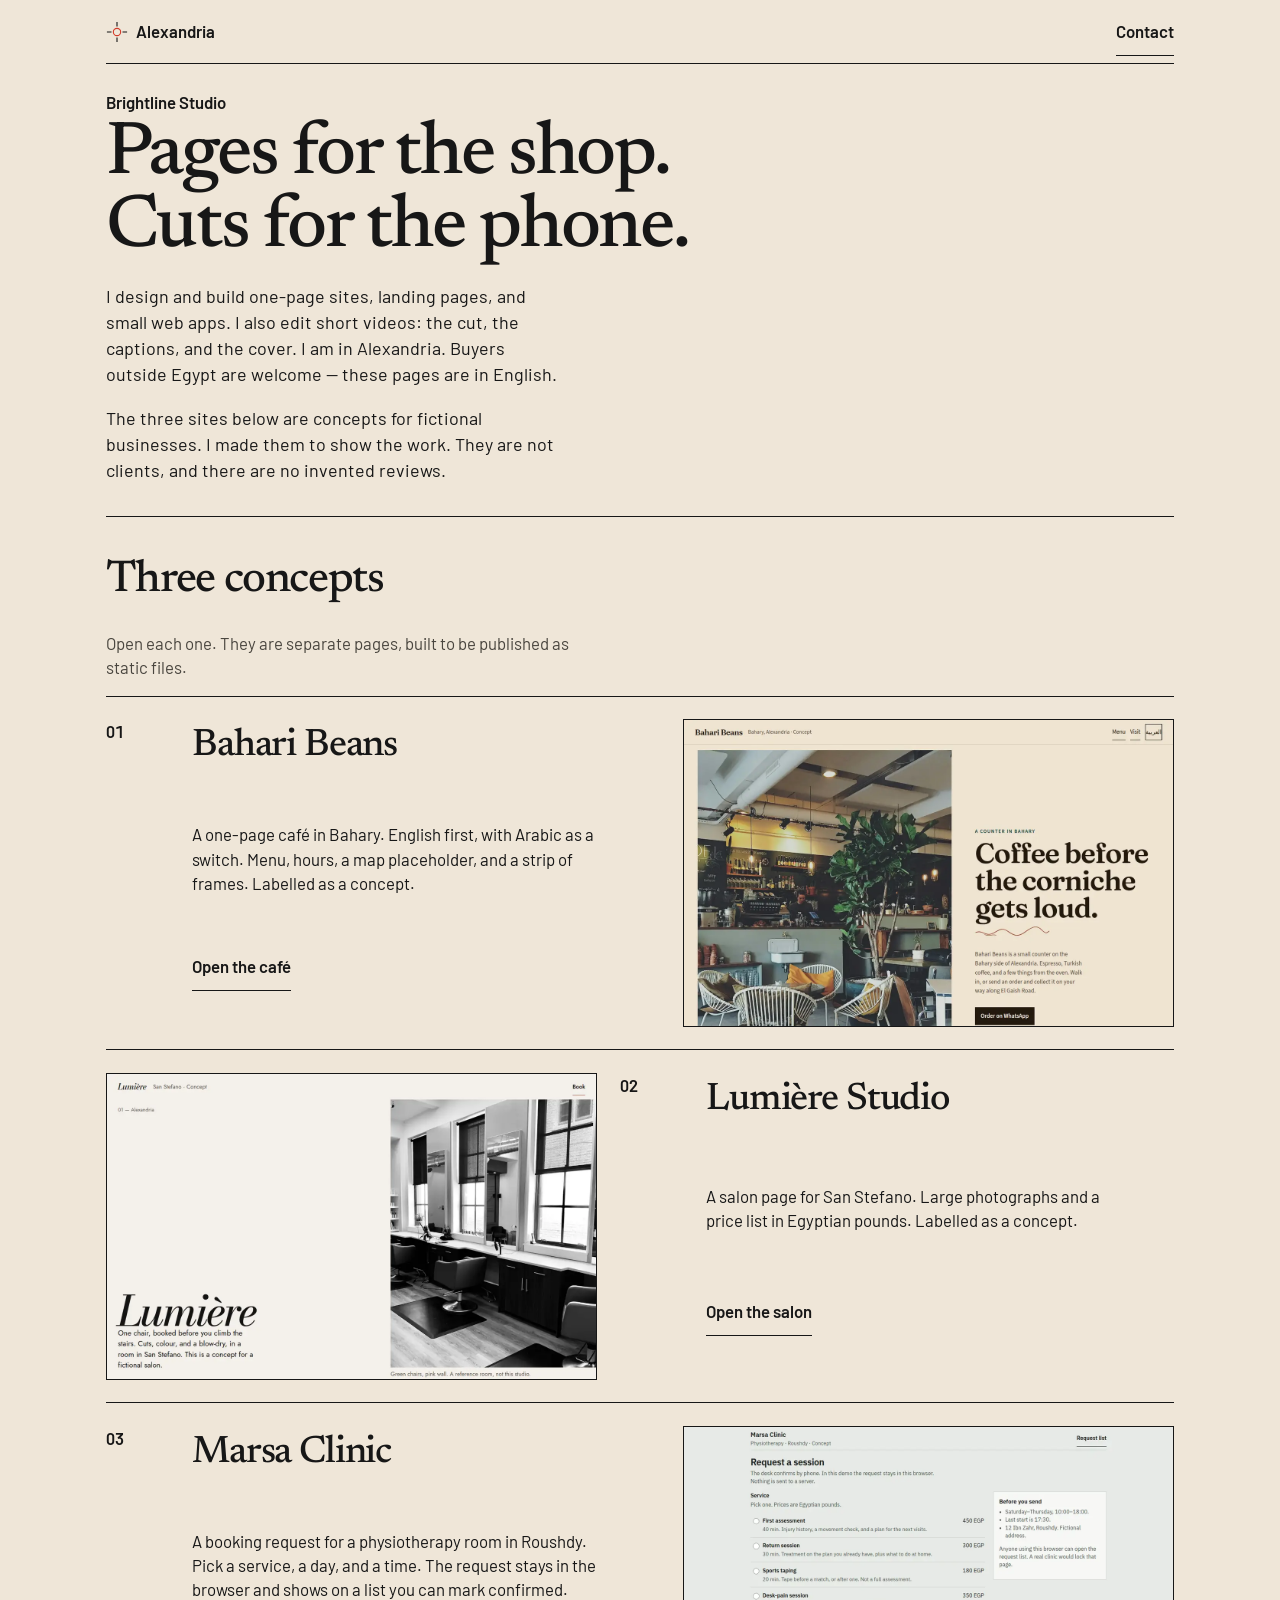
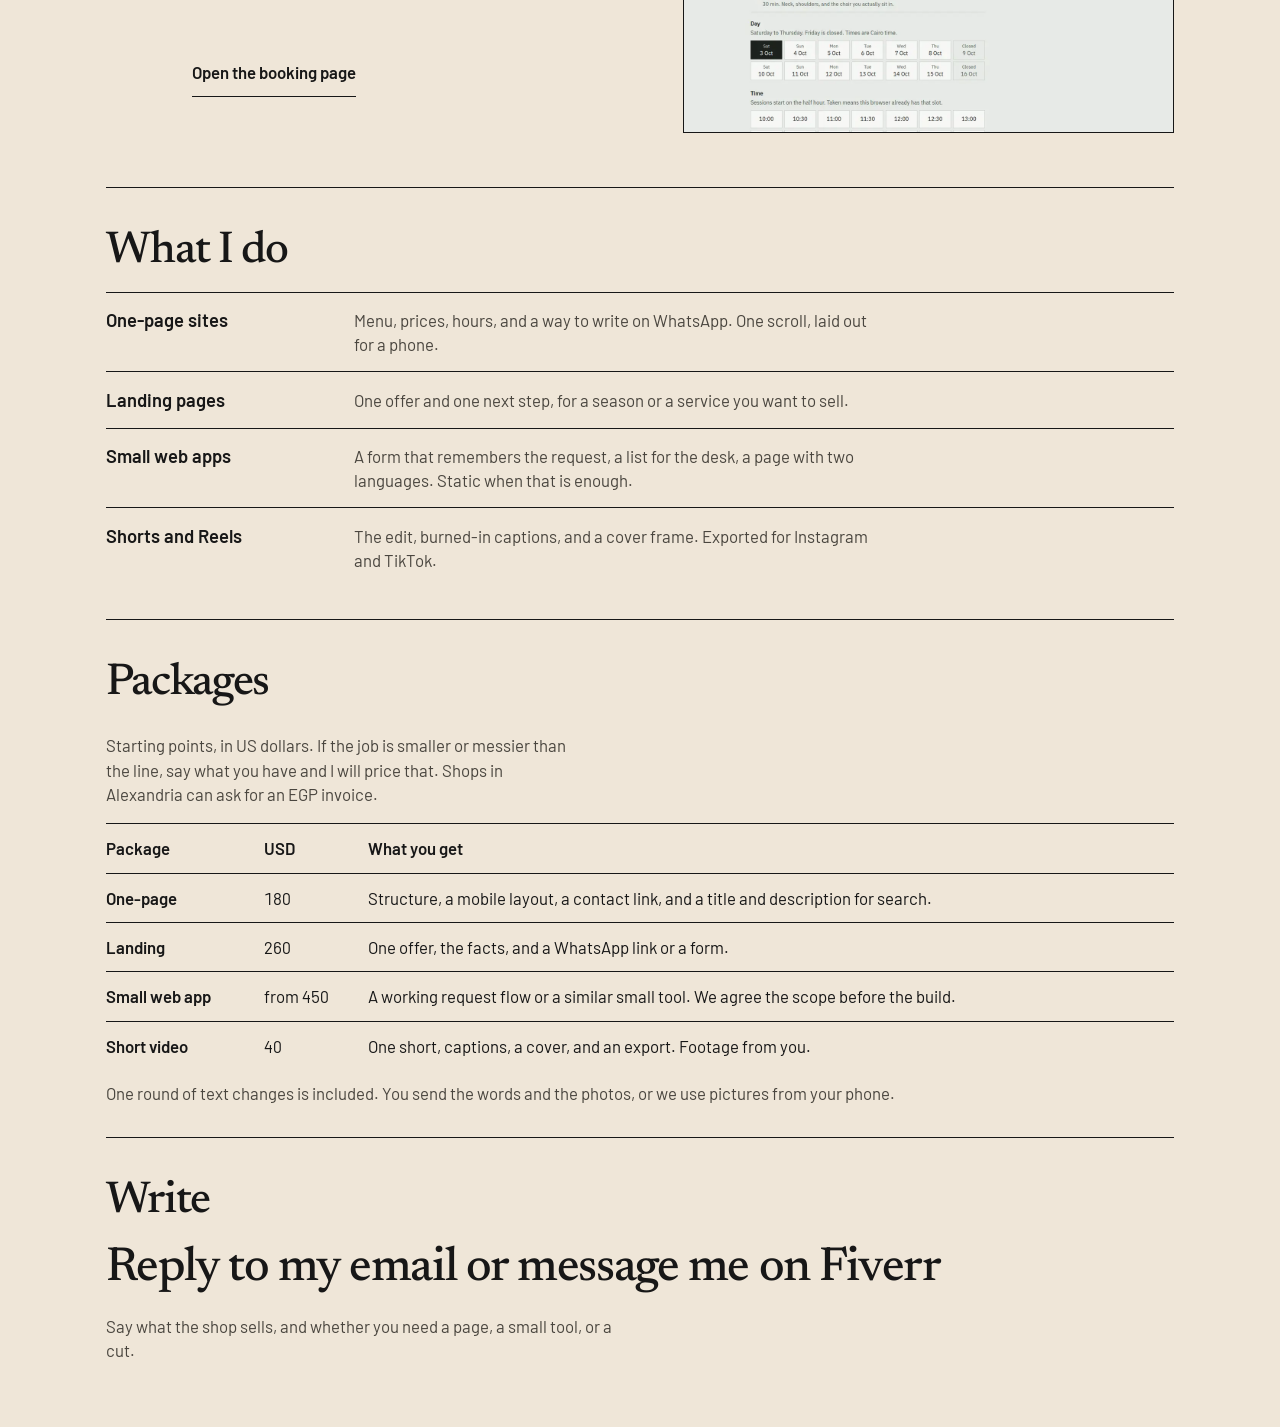
<file: index.html>
<!doctype html>
<html lang="en">
  <head>
    <meta charset="utf-8" />
    <meta name="viewport" content="width=device-width, initial-scale=1" />
    <title>Brightline Studio — web pages and short video</title>
    <meta
      name="description"
      content="Brightline Studio builds one-page sites, landing pages, and small web apps, and edits short videos with captions and covers. Based in Alexandria. The linked demos are fictional concepts."
    />
    <meta name="theme-color" content="#efe6d8" />
    <meta property="og:title" content="Brightline Studio — web pages and short video" />
    <meta
      property="og:description"
      content="One-page sites, landing pages, small web apps, and short-video edits. Concepts for fictional shops, not claimed clients."
    />
    <meta property="og:type" content="website" />
    <meta property="og:image" content="./og.png" />
    <link rel="icon" href="./favicon.svg" type="image/svg+xml" />
    <link rel="stylesheet" href="./fonts/faces.css" />
    <link rel="stylesheet" crossorigin href="./assets/index-BCDy5tfk.css">
  </head>
  <body>
    <a class="skip" href="#main">Skip to content</a>
    <div class="frame">
      <header class="top">
        <p class="loc">
          <svg class="crop" viewBox="0 0 24 24" aria-hidden="true">
            <circle cx="12" cy="12" r="4" fill="none" stroke="#d23b2a" stroke-width="1.2" />
            <path d="M12 1v5M12 18v5M1 12h5M18 12h5" stroke="#171717" stroke-width="1.2" />
          </svg>
          Alexandria
        </p>
        <a class="contact" href="#write">Contact</a>
      </header>
      <main id="main">
        <p class="who">Brightline Studio</p>
        <h1>Pages for the shop. Cuts for the phone.</h1>
        <p class="deck">
          I design and build one-page sites, landing pages, and small web apps. I also edit short
          videos: the cut, the captions, and the cover. I am in Alexandria. Buyers outside Egypt
          are welcome — these pages are in English.
        </p>
        <p class="deck">
          The three sites below are concepts for fictional businesses. I made them to show the
          work. They are not clients, and there are no invented reviews.
        </p>

        <section aria-labelledby="concepts-title">
          <hr class="rule" />
          <h2 id="concepts-title">Three concepts</h2>
          <p class="note">Open each one. They are separate pages, built to be published as static files.</p>

          <article class="concept">
            <p class="num">01</p>
            <h3>Bahari Beans</h3>
            <p>
              A one-page café in Bahary. English first, with Arabic as a switch. Menu, hours, a map
              placeholder, and a strip of frames. Labelled as a concept.
            </p>
            <a class="open" href="cafe/">Open the café</a>
            <figure class="shot">
              <img
                src="./media/plate-cafe.webp"
                width="1440"
                height="900"
                alt="Screenshot of the Bahari Beans concept page, headline and café photograph."
              />
            </figure>
          </article>

          <article class="concept">
            <p class="num">02</p>
            <h3>Lumière Studio</h3>
            <p>
              A salon page for San Stefano. Large photographs and a price list in Egyptian pounds.
              Labelled as a concept.
            </p>
            <a class="open" href="salon/">Open the salon</a>
            <figure class="shot">
              <img
                src="./media/plate-salon.webp"
                width="1440"
                height="900"
                alt="Screenshot of the Lumière Studio concept page, large italic name beside a salon photograph."
              />
            </figure>
          </article>

          <article class="concept">
            <p class="num">03</p>
            <h3>Marsa Clinic</h3>
            <p>
              A booking request for a physiotherapy room in Roushdy. Pick a service, a day, and a
              time. The request stays in the browser and shows on a list you can mark confirmed.
            </p>
            <a class="open" href="booking/">Open the booking page</a>
            <figure class="shot">
              <img
                src="./media/plate-booking.webp"
                width="1440"
                height="900"
                alt="Screenshot of the Marsa Clinic booking form, with services and days."
              />
            </figure>
          </article>
        </section>

        <section aria-labelledby="services-title">
          <hr class="rule" />
          <h2 id="services-title">What I do</h2>
          <dl class="services">
            <div>
              <dt>One-page sites</dt>
              <dd>Menu, prices, hours, and a way to write on WhatsApp. One scroll, laid out for a phone.</dd>
            </div>
            <div>
              <dt>Landing pages</dt>
              <dd>One offer and one next step, for a season or a service you want to sell.</dd>
            </div>
            <div>
              <dt>Small web apps</dt>
              <dd>
                A form that remembers the request, a list for the desk, a page with two languages.
                Static when that is enough.
              </dd>
            </div>
            <div>
              <dt>Shorts and Reels</dt>
              <dd>The edit, burned-in captions, and a cover frame. Exported for Instagram and TikTok.</dd>
            </div>
          </dl>
        </section>

        <section aria-labelledby="packages-title">
          <hr class="rule" />
          <h2 id="packages-title">Packages</h2>
          <p class="note">
            Starting points, in US dollars. If the job is smaller or messier than the line, say what
            you have and I will price that. Shops in Alexandria can ask for an EGP invoice.
          </p>
          <table class="sheet">
            <caption>One round of text changes is included. You send the words and the photos, or we use pictures from your phone.</caption>
            <thead>
              <tr>
                <th scope="col">Package</th>
                <th scope="col">USD</th>
                <th scope="col">What you get</th>
              </tr>
            </thead>
            <tbody>
              <tr>
                <th scope="row">One-page</th>
                <td class="usd">180</td>
                <td>Structure, a mobile layout, a contact link, and a title and description for search.</td>
              </tr>
              <tr>
                <th scope="row">Landing</th>
                <td class="usd">260</td>
                <td>One offer, the facts, and a WhatsApp link or a form.</td>
              </tr>
              <tr>
                <th scope="row">Small web app</th>
                <td class="usd">from 450</td>
                <td>A working request flow or a similar small tool. We agree the scope before the build.</td>
              </tr>
              <tr>
                <th scope="row">Short video</th>
                <td class="usd">40</td>
                <td>One short, captions, a cover, and an export. Footage from you.</td>
              </tr>
            </tbody>
          </table>
        </section>

        <section id="write" aria-labelledby="write-title">
          <hr class="rule" />
          <h2 id="write-title">Write</h2>
          <!-- TODO contact -->
          <p class="mail">Reply to my email or message me on Fiverr</p>
          <p class="colophon">
            Say what the shop sells, and whether you need a page, a small tool, or a cut.
          </p>
        </section>
      </main>
    </div>
  </body>
</html>
</file>
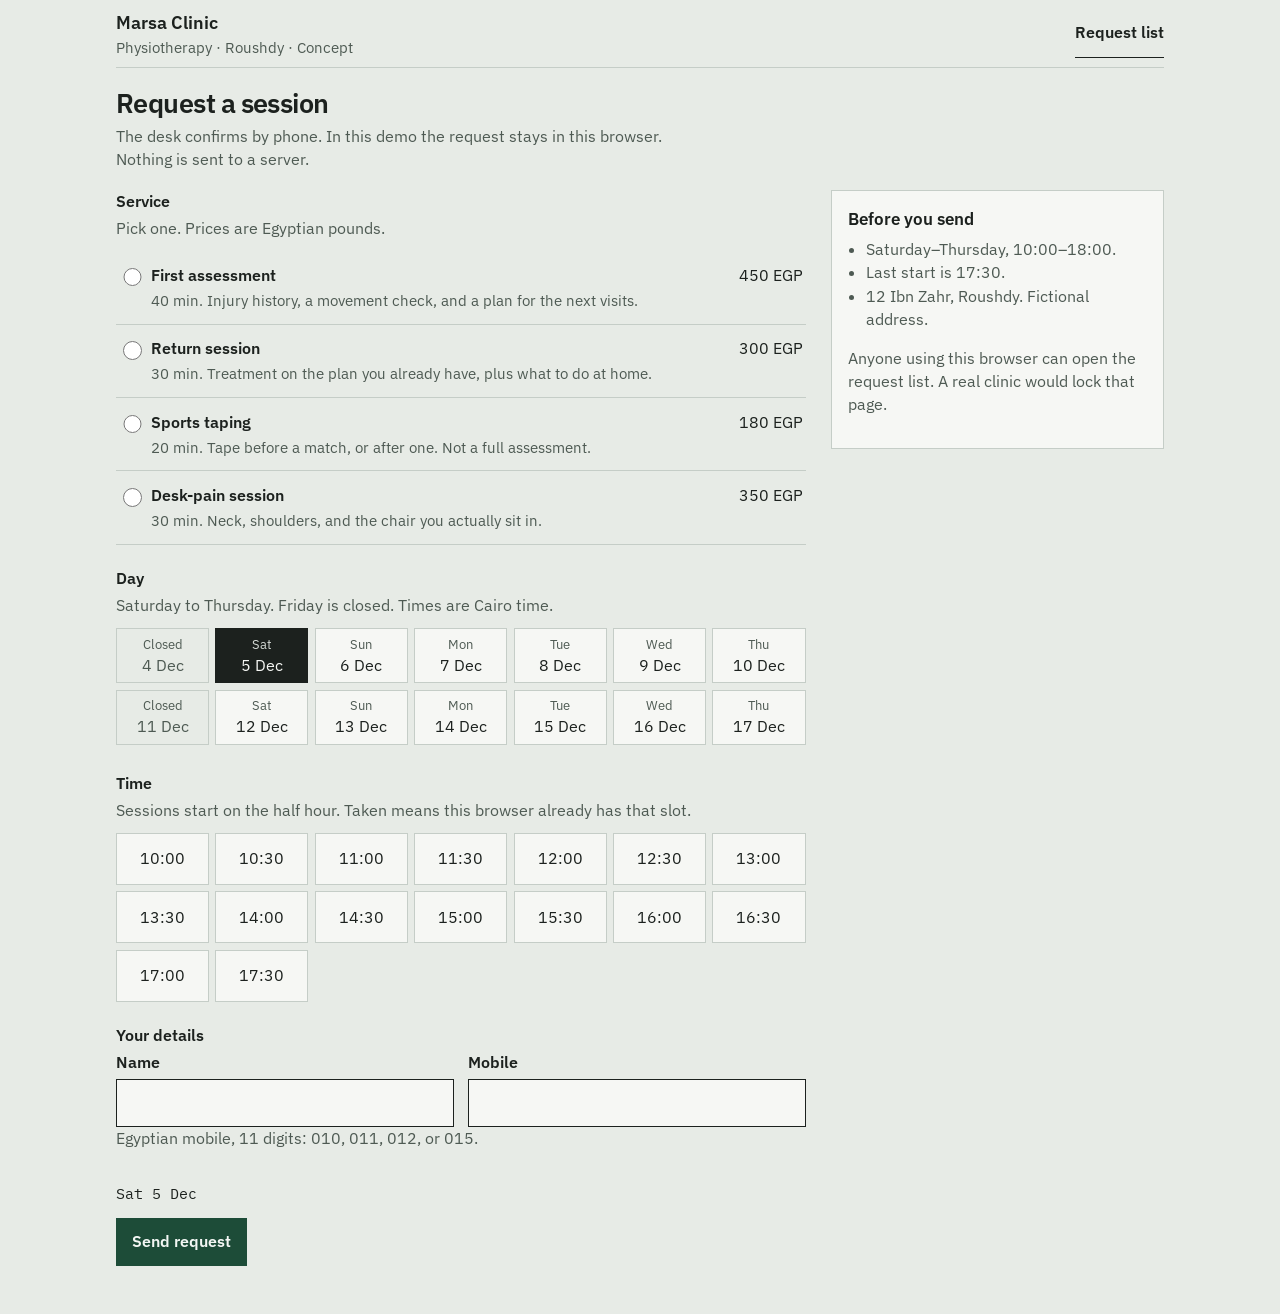
<file: booking/index.html>
<!doctype html>
<html lang="en">
  <head>
    <meta charset="utf-8" />
    <meta name="viewport" content="width=device-width, initial-scale=1" />
    <title>Request a session — Marsa Clinic</title>
    <meta
      name="description"
      content="Concept booking page for Marsa Clinic, a fictional physiotherapy room in Roushdy, Alexandria. Pick a service, day, and time. The request stays in this browser."
    />
    <meta name="theme-color" content="#e7ebe6" />
    <meta property="og:title" content="Marsa Clinic — request a session" />
    <meta
      property="og:description"
      content="A concept booking request. Service, day, time, name, and phone, saved on this device."
    />
    <meta property="og:type" content="website" />
    <meta property="og:image" content="./og.png" />
    <link rel="icon" href="./favicon.svg" type="image/svg+xml" />
    <link rel="stylesheet" href="./fonts/faces.css" />
    <script type="module" crossorigin src="./assets/main-jCtbjFAN.js"></script>
    <link rel="modulepreload" crossorigin href="./assets/store-nXOAXkyK.js">
    <link rel="stylesheet" crossorigin href="./assets/store-DAsR7z-H.css">
  </head>
  <body>
    <a class="skip" href="#main">Skip to content</a>
    <div class="shell">
      <header class="bar">
        <div>
          <p class="mark">Marsa Clinic</p>
          <p class="sub">Physiotherapy · Roushdy · Concept</p>
        </div>
        <a href="admin/">Request list</a>
      </header>
      <main id="main">
        <noscript>
          <p class="noscript">This page needs JavaScript to store a request on this device.</p>
        </noscript>
        <div id="flow">
          <h1>Request a session</h1>
          <p class="intro">
            The desk confirms by phone. In this demo the request stays in this browser. Nothing is
            sent to a server.
          </p>
          <div class="layout">
            <form id="book" novalidate>
              <fieldset>
                <legend>Service</legend>
                <p class="hint" id="service-hint">Pick one. Prices are Egyptian pounds.</p>
                <label class="choice">
                  <input type="radio" name="service" value="assess" data-label="First assessment" data-price="450" data-minutes="40" />
                  <span class="name">First assessment</span>
                  <span class="cost">450 EGP</span>
                  <span class="meta">40 min. Injury history, a movement check, and a plan for the next visits.</span>
                </label>
                <label class="choice">
                  <input type="radio" name="service" value="return" data-label="Return session" data-price="300" data-minutes="30" />
                  <span class="name">Return session</span>
                  <span class="cost">300 EGP</span>
                  <span class="meta">30 min. Treatment on the plan you already have, plus what to do at home.</span>
                </label>
                <label class="choice">
                  <input type="radio" name="service" value="tape" data-label="Sports taping" data-price="180" data-minutes="20" />
                  <span class="name">Sports taping</span>
                  <span class="cost">180 EGP</span>
                  <span class="meta">20 min. Tape before a match, or after one. Not a full assessment.</span>
                </label>
                <label class="choice">
                  <input type="radio" name="service" value="desk" data-label="Desk-pain session" data-price="350" data-minutes="30" />
                  <span class="name">Desk-pain session</span>
                  <span class="cost">350 EGP</span>
                  <span class="meta">30 min. Neck, shoulders, and the chair you actually sit in.</span>
                </label>
                <p class="error" id="service-error" hidden></p>
              </fieldset>

              <fieldset>
                <legend>Day</legend>
                <p class="hint">Saturday to Thursday. Friday is closed. Times are Cairo time.</p>
                <div class="days" id="days" role="radiogroup" aria-label="Day"></div>
                <p class="error" id="date-error" hidden></p>
              </fieldset>

              <fieldset>
                <legend>Time</legend>
                <p class="hint" id="time-hint">Choose a day to see open times.</p>
                <div class="times" id="times" role="radiogroup" aria-label="Time"></div>
                <p class="error" id="time-error" hidden></p>
              </fieldset>

              <fieldset>
                <legend>Your details</legend>
                <div class="fields">
                  <label class="field" for="name">
                    Name
                    <input id="name" name="name" type="text" autocomplete="name" maxlength="80" />
                    <span class="error" id="name-error" hidden></span>
                  </label>
                  <label class="field" for="phone">
                    Mobile
                    <input id="phone" name="phone" type="tel" inputmode="tel" autocomplete="tel" maxlength="20" />
                    <span class="error" id="phone-error" hidden></span>
                  </label>
                </div>
                <p class="hint">Egyptian mobile, 11 digits: 010, 011, 012, or 015.</p>
              </fieldset>

              <p class="summary" id="summary" aria-live="polite">Nothing selected yet.</p>
              <button class="btn" type="submit">Send request</button>
            </form>
            <aside class="aside">
              <h2>Before you send</h2>
              <ul>
                <li>Saturday–Thursday, 10:00–18:00.</li>
                <li>Last start is 17:30.</li>
                <li>12 Ibn Zahr, Roushdy. Fictional address.</li>
              </ul>
              <p>
                Anyone using this browser can open the request list. A real clinic would lock that
                page.
              </p>
            </aside>
          </div>
        </div>

        <section id="done" hidden tabindex="-1">
          <p class="hint">Request saved</p>
          <h2>On this phone, not on a server.</h2>
          <p class="ref" id="done-ref"></p>
          <dl id="done-summary"></dl>
          <p>
            The desk in this demo is the request list. Open it and mark the visit confirmed, the
            way a receptionist would after a phone call.
          </p>
          <div class="done-actions">
            <a class="btn" href="admin/">Open the request list</a>
            <button class="ghost" type="button" id="again">Write another</button>
          </div>
        </section>
      </main>
    </div>
  </body>
</html>
</file>
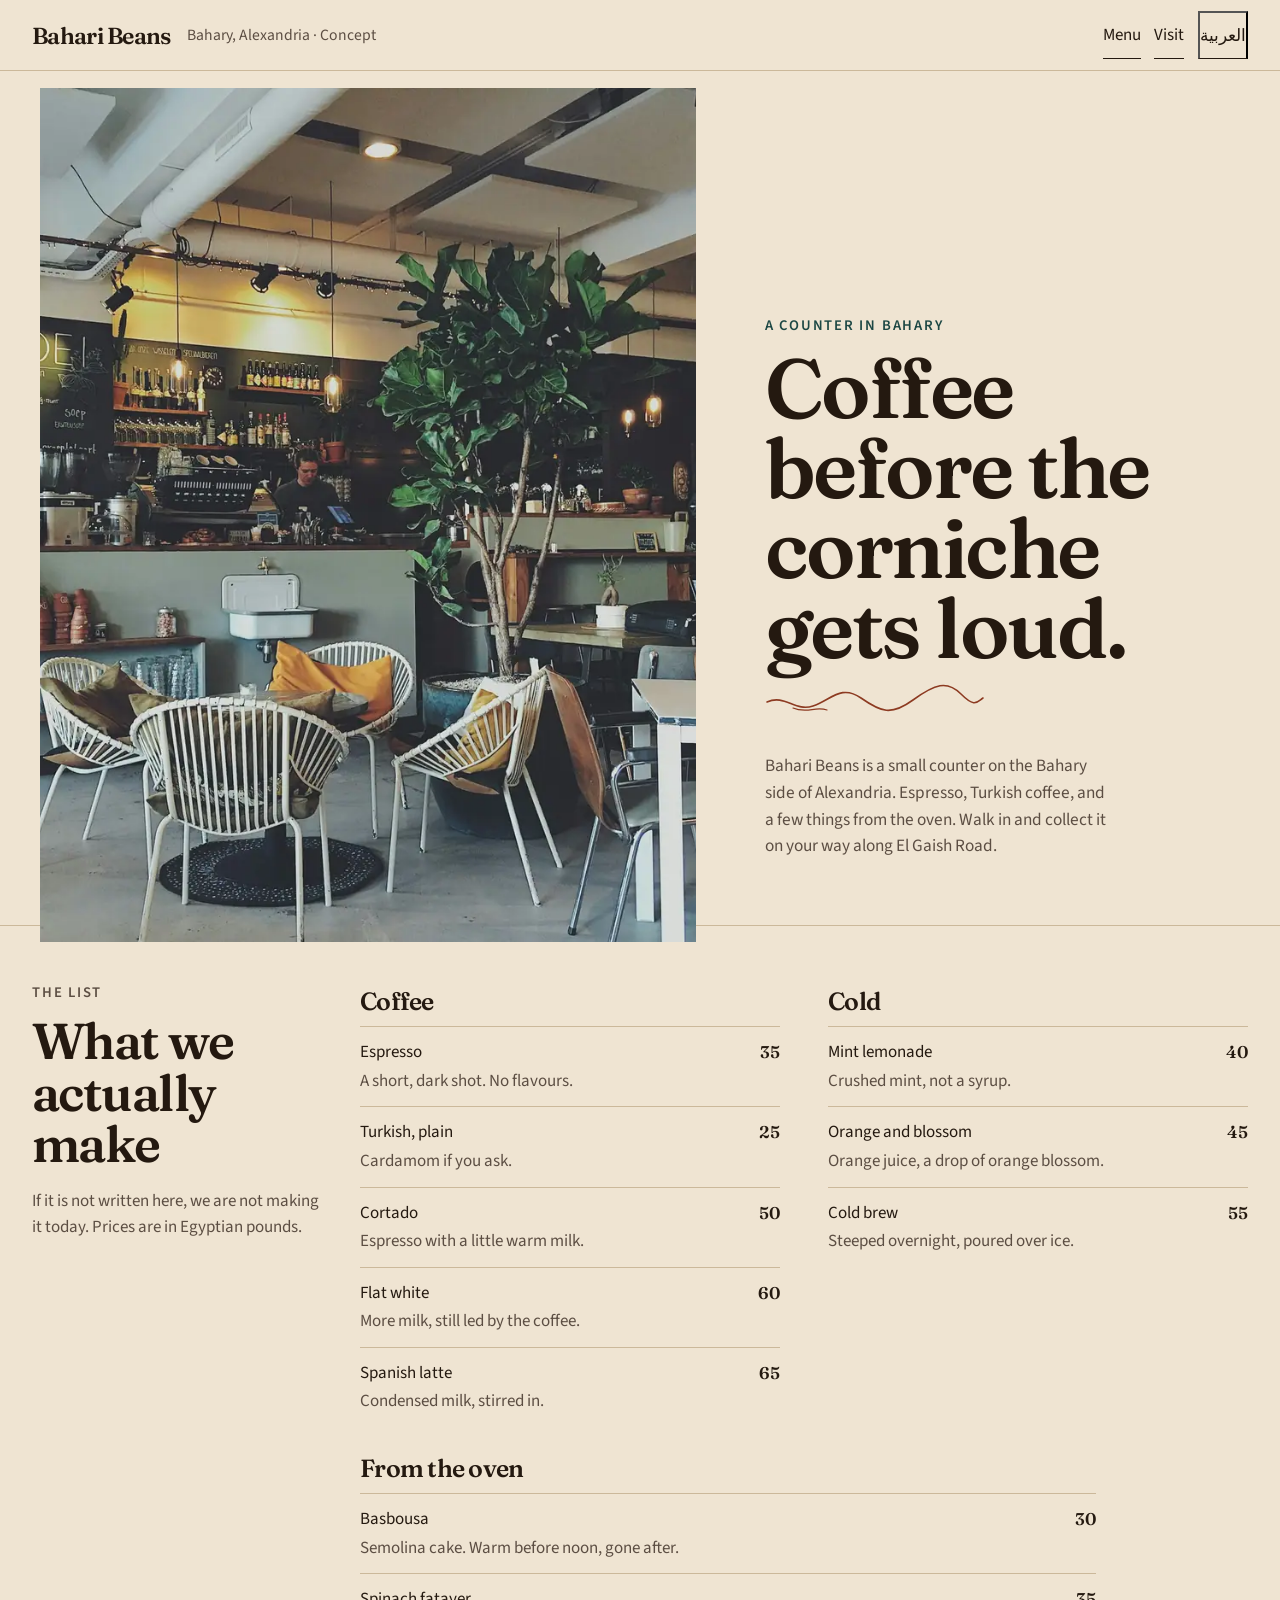
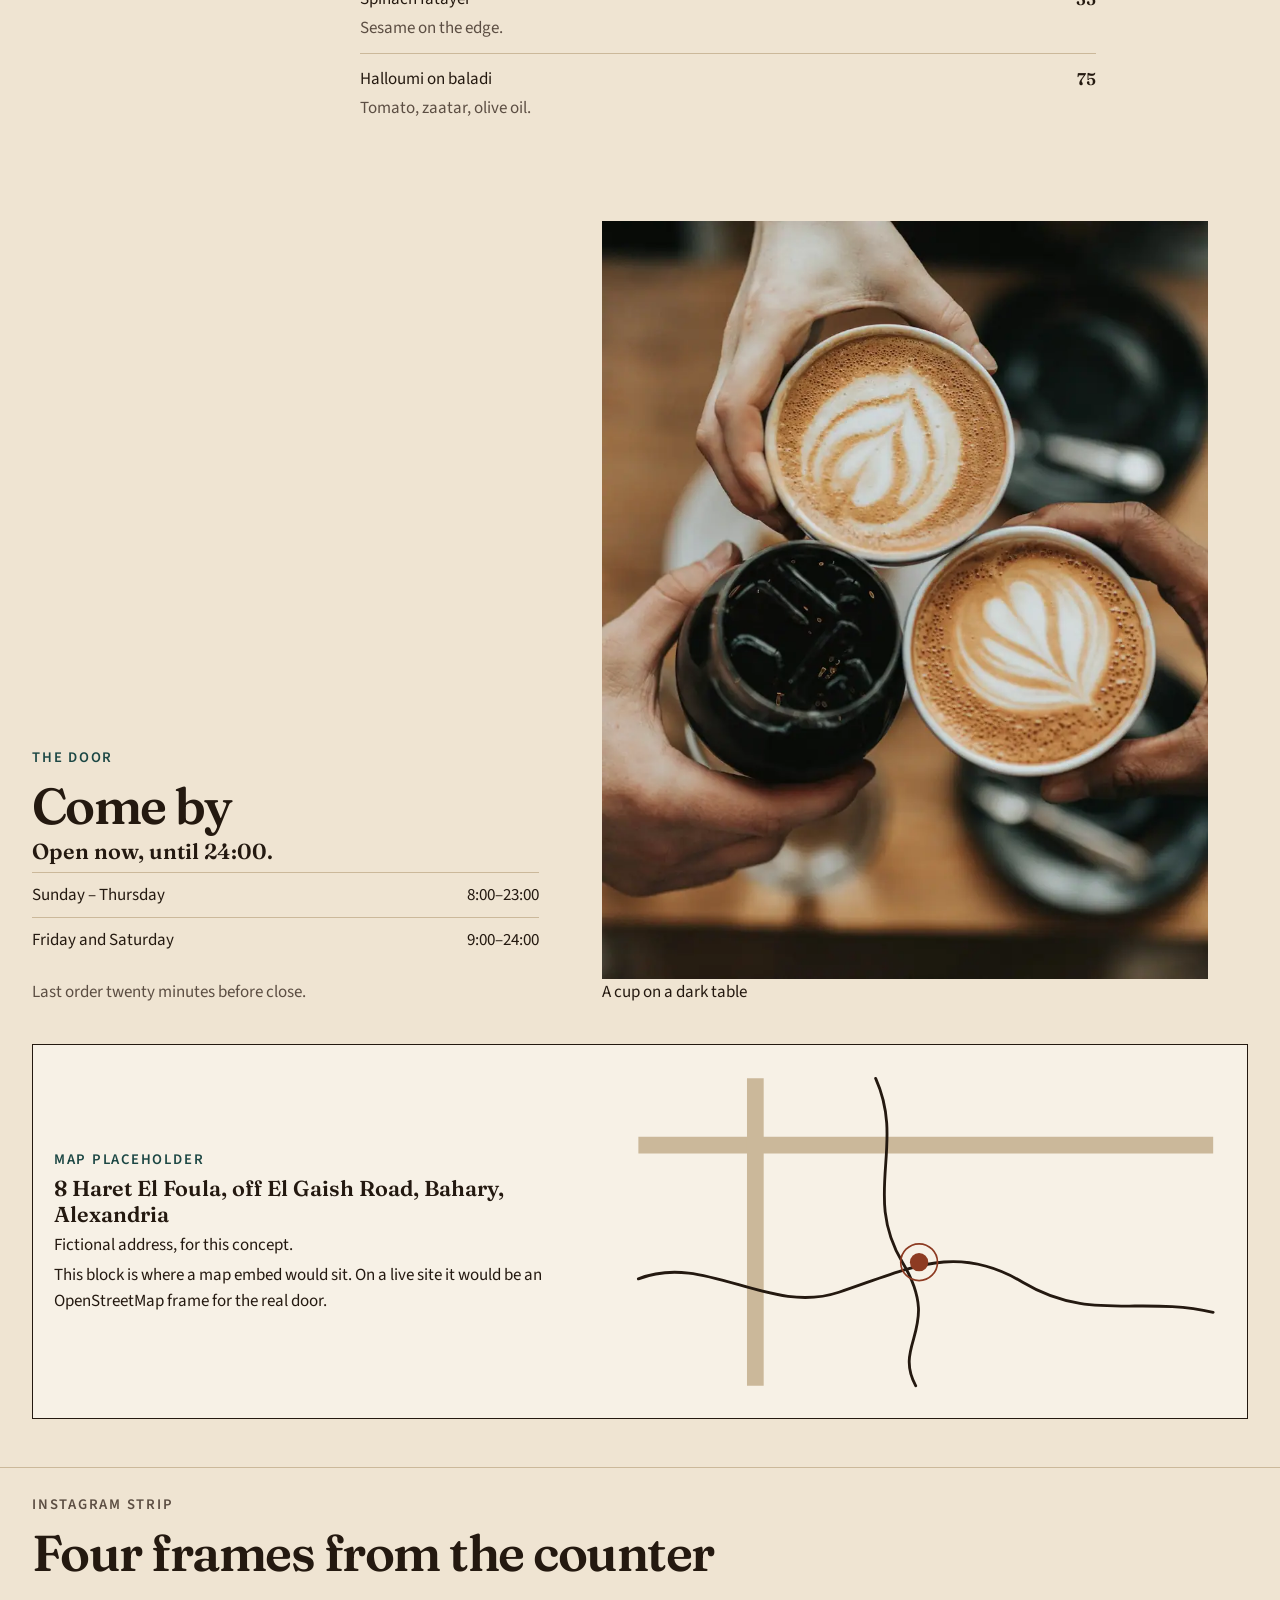
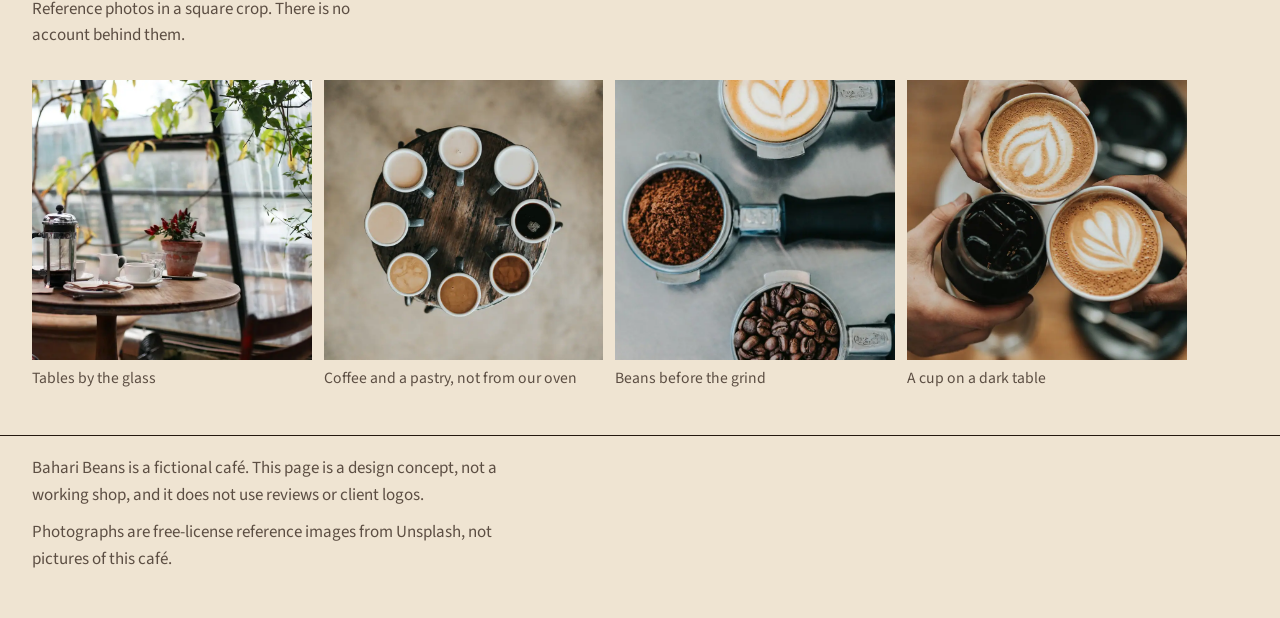
<file: cafe/index.html>
<!doctype html>
<html lang="en" dir="ltr">
  <head>
    <meta charset="utf-8" />
    <meta name="viewport" content="width=device-width, initial-scale=1" />
    <title>Bahari Beans — coffee in Bahary, Alexandria</title>
    <meta
      name="description"
      content="Concept page for Bahari Beans, a fictional café in Bahary, Alexandria. A short menu, hours, and a map placeholder."
    />
    <meta name="theme-color" content="#efe4d2" />
    <meta property="og:title" content="Bahari Beans — coffee in Bahary, Alexandria" />
    <meta
      property="og:description"
      content="Concept page for a fictional café in Bahary. Menu, hours, and a map placeholder."
    />
    <meta property="og:type" content="website" />
    <meta property="og:image" content="./og.png" />
    <link rel="icon" href="./favicon.svg" type="image/svg+xml" />
    <link rel="stylesheet" href="./fonts/faces.css" />
    <script type="module" crossorigin src="./assets/index-B1TynMmt.js"></script>
    <link rel="stylesheet" crossorigin href="./assets/index-CMFwLvvU.css">
  </head>
  <body>
    <a class="skip" href="#main">Skip to content</a>
    <header class="top">
      <a class="mark" href="#top">Bahari Beans</a>
      <p class="place">
        <span data-i18n="place">Bahary, Alexandria</span>
        ·
        <span data-i18n="concept">Concept</span>
      </p>
      <div class="tools">
        <nav data-i18n-aria="navLabel" aria-label="Sections">
          <a href="#menu" data-i18n="navMenu">Menu</a>
          <a href="#visit" data-i18n="navVisit">Visit</a>
        </nav>
        <button type="button" id="lang" lang="ar">العربية</button>
      </div>
    </header>

    <main id="main">
      <section class="hero" id="top">
        <figure class="hero-photo">
          <img
            src="./media/hero-800.webp"
            srcset="./media/hero-800.webp 800w, ./media/hero-1400.webp 1400w"
            sizes="(min-width: 980px) 58vw, 100vw"
            width="1400"
            height="1750"
            alt="People at wooden tables in a café, warm light coming through tall windows."
            data-i18n-alt="altHero"
            fetchpriority="high"
          />
        </figure>
        <div class="hero-copy">
          <p class="kicker" data-i18n="kicker">A counter in Bahary</p>
          <h1 data-i18n="title">Coffee before the corniche gets loud.</h1>
          <svg class="wave" viewBox="0 0 220 48" fill="none" aria-hidden="true">
            <path
              d="M2 30c18-8 28 10 46 4s28-22 48-8 30 18 52 2 34-20 48-6 16 8 22 4"
              stroke="currentColor"
              stroke-width="1.6"
              stroke-linecap="round"
            />
            <path
              d="M28 36c14 6 22-2 34 2"
              stroke="currentColor"
              stroke-width="1.2"
              stroke-linecap="round"
            />
          </svg>
          <p class="dek" data-i18n="dek">
            Bahari Beans is a small counter on the Bahary side of Alexandria. Espresso, Turkish
            coffee, and a few things from the oven. Walk in and collect it on your way along El
            Gaish Road.
          </p>
        </div>
      </section>

      <section class="menu" id="menu" aria-labelledby="menu-title">
        <header class="menu-head">
          <p class="kicker" data-i18n="menuKicker">The list</p>
          <h2 id="menu-title" data-i18n="menuTitle">What we actually make</h2>
          <p data-i18n="menuDek">
            If it is not written here, we are not making it today. Prices are in Egyptian pounds.
          </p>
        </header>
        <div class="menu-cols">
          <section class="group" aria-labelledby="coffee-title">
            <h3 id="coffee-title" data-i18n="coffee">Coffee</h3>
            <ul class="items">
              <li class="item">
                <span data-i18n="espresso">Espresso</span>
                <span class="price"><bdi>35</bdi></span>
                <p data-i18n="espressoDesc">A short, dark shot. No flavours.</p>
              </li>
              <li class="item">
                <span data-i18n="turkish">Turkish, plain</span>
                <span class="price"><bdi>25</bdi></span>
                <p data-i18n="turkishDesc">Cardamom if you ask.</p>
              </li>
              <li class="item">
                <span data-i18n="cortado">Cortado</span>
                <span class="price"><bdi>50</bdi></span>
                <p data-i18n="cortadoDesc">Espresso with a little warm milk.</p>
              </li>
              <li class="item">
                <span data-i18n="flat">Flat white</span>
                <span class="price"><bdi>60</bdi></span>
                <p data-i18n="flatDesc">More milk, still led by the coffee.</p>
              </li>
              <li class="item">
                <span data-i18n="spanish">Spanish latte</span>
                <span class="price"><bdi>65</bdi></span>
                <p data-i18n="spanishDesc">Condensed milk, stirred in.</p>
              </li>
            </ul>
          </section>
          <section class="group" aria-labelledby="cold-title">
            <h3 id="cold-title" data-i18n="cold">Cold</h3>
            <ul class="items">
              <li class="item">
                <span data-i18n="mint">Mint lemonade</span>
                <span class="price"><bdi>40</bdi></span>
                <p data-i18n="mintDesc">Crushed mint, not a syrup.</p>
              </li>
              <li class="item">
                <span data-i18n="orange">Orange and blossom</span>
                <span class="price"><bdi>45</bdi></span>
                <p data-i18n="orangeDesc">Orange juice, a drop of orange blossom.</p>
              </li>
              <li class="item">
                <span data-i18n="brew">Cold brew</span>
                <span class="price"><bdi>55</bdi></span>
                <p data-i18n="brewDesc">Steeped overnight, poured over ice.</p>
              </li>
            </ul>
          </section>
          <section class="group group-oven" aria-labelledby="oven-title">
            <h3 id="oven-title" data-i18n="oven">From the oven</h3>
            <ul class="items">
              <li class="item">
                <span data-i18n="basbousa">Basbousa</span>
                <span class="price"><bdi>30</bdi></span>
                <p data-i18n="basbousaDesc">Semolina cake. Warm before noon, gone after.</p>
              </li>
              <li class="item">
                <span data-i18n="fatayer">Spinach fatayer</span>
                <span class="price"><bdi>35</bdi></span>
                <p data-i18n="fatayerDesc">Sesame on the edge.</p>
              </li>
              <li class="item">
                <span data-i18n="halloumi">Halloumi on baladi</span>
                <span class="price"><bdi>75</bdi></span>
                <p data-i18n="halloumiDesc">Tomato, zaatar, olive oil.</p>
              </li>
            </ul>
          </section>
        </div>
      </section>

      <section class="visit" id="visit" aria-labelledby="visit-title">
        <div class="visit-copy">
          <p class="kicker" data-i18n="visitKicker">The door</p>
          <h2 id="visit-title" data-i18n="visitTitle">Come by</h2>
          <p id="open-state">Open now, until 23:00.</p>
          <div class="hours">
            <div>
              <span data-i18n="hoursWeek">Sunday – Thursday</span>
              <span><bdi>8:00–23:00</bdi></span>
            </div>
            <div>
              <span data-i18n="hoursWeekend">Friday and Saturday</span>
              <span><bdi>9:00–24:00</bdi></span>
            </div>
          </div>
          <p class="note" data-i18n="hoursNote">Last order twenty minutes before close.</p>
        </div>
        <figure class="visit-photo">
          <img
            src="./media/cup.webp"
            width="900"
            height="1125"
            alt="A white cup of coffee with a thin layer of foam on a dark table."
            data-i18n-alt="altCup"
            loading="lazy"
          />
          <figcaption data-i18n="capCup">A cup on a dark table</figcaption>
        </figure>
        <!-- Replace this figure with an OpenStreetMap iframe when the door is real. -->
        <figure class="map">
          <figcaption>
            <p class="kicker" data-i18n="mapKicker">Map placeholder</p>
            <p class="address" data-i18n="mapAddress">
              8 Haret El Foula, off El Gaish Road, Bahary, Alexandria
            </p>
            <p data-i18n="mapFictional">Fictional address, for this concept.</p>
            <p data-i18n="mapNote">
              This block is where a map embed would sit. On a live site it would be an OpenStreetMap
              frame for the real door.
            </p>
          </figcaption>
          <svg viewBox="0 0 360 200" aria-hidden="true">
            <path d="M8 48h344" stroke="#cbb89a" stroke-width="10" />
            <path d="M78 8v184" stroke="#cbb89a" stroke-width="10" />
            <path
              d="M8 128c40-16 78 22 120 8s70-30 110-6 70 8 114 18"
              fill="none"
              stroke="#241910"
              stroke-width="1.7"
              stroke-linecap="round"
            />
            <path
              d="M150 8c18 40-8 70 16 110s-6 48 8 74"
              fill="none"
              stroke="#241910"
              stroke-width="1.7"
              stroke-linecap="round"
            />
            <circle cx="176" cy="118" r="5.5" fill="#8d3b22" />
            <circle cx="176" cy="118" r="11" fill="none" stroke="#8d3b22" />
          </svg>
        </figure>
      </section>

      <section class="strip" id="counter" aria-labelledby="strip-title">
        <header class="strip-head">
          <p class="kicker" data-i18n="stripKicker">Instagram strip</p>
          <h2 id="strip-title" data-i18n="stripTitle">Four frames from the counter</h2>
          <p data-i18n="stripDek">Reference photos in a square crop. There is no account behind them.</p>
        </header>
        <div class="frames">
          <figure>
            <img
              src="./media/window.webp"
              width="1100"
              height="825"
              alt="A bright café with wooden tables, chairs, and plants by the windows."
              data-i18n-alt="altWindow"
              loading="lazy"
            />
            <figcaption data-i18n="capWindow">Tables by the glass</figcaption>
          </figure>
          <figure>
            <img
              src="./media/pastry.webp"
              width="900"
              height="900"
              alt="A cup of coffee beside a croissant on a marble table."
              data-i18n-alt="altPastry"
              loading="lazy"
            />
            <figcaption data-i18n="capPastry">Coffee and a pastry, not from our oven</figcaption>
          </figure>
          <figure>
            <img
              src="./media/beans.webp"
              width="800"
              height="1000"
              alt="Three cups filled with roasted coffee beans."
              data-i18n-alt="altBeans"
              loading="lazy"
            />
            <figcaption data-i18n="capBeans">Beans before the grind</figcaption>
          </figure>
          <figure>
            <img
              src="./media/cup.webp"
              width="900"
              height="1125"
              alt="A white cup of coffee with a thin layer of foam on a dark table."
              data-i18n-alt="altCup"
              loading="lazy"
            />
            <figcaption data-i18n="capCup">A cup on a dark table</figcaption>
          </figure>
        </div>
      </section>
    </main>

    <footer class="colophon">
      <p data-i18n="footer">
        Bahari Beans is a fictional café. This page is a design concept, not a working shop, and it
        does not use reviews or client logos.
      </p>
      <p data-i18n="photo">
        Photographs are free-license reference images from Unsplash, not pictures of this café.
      </p>
    </footer>
  </body>
</html>
</file>
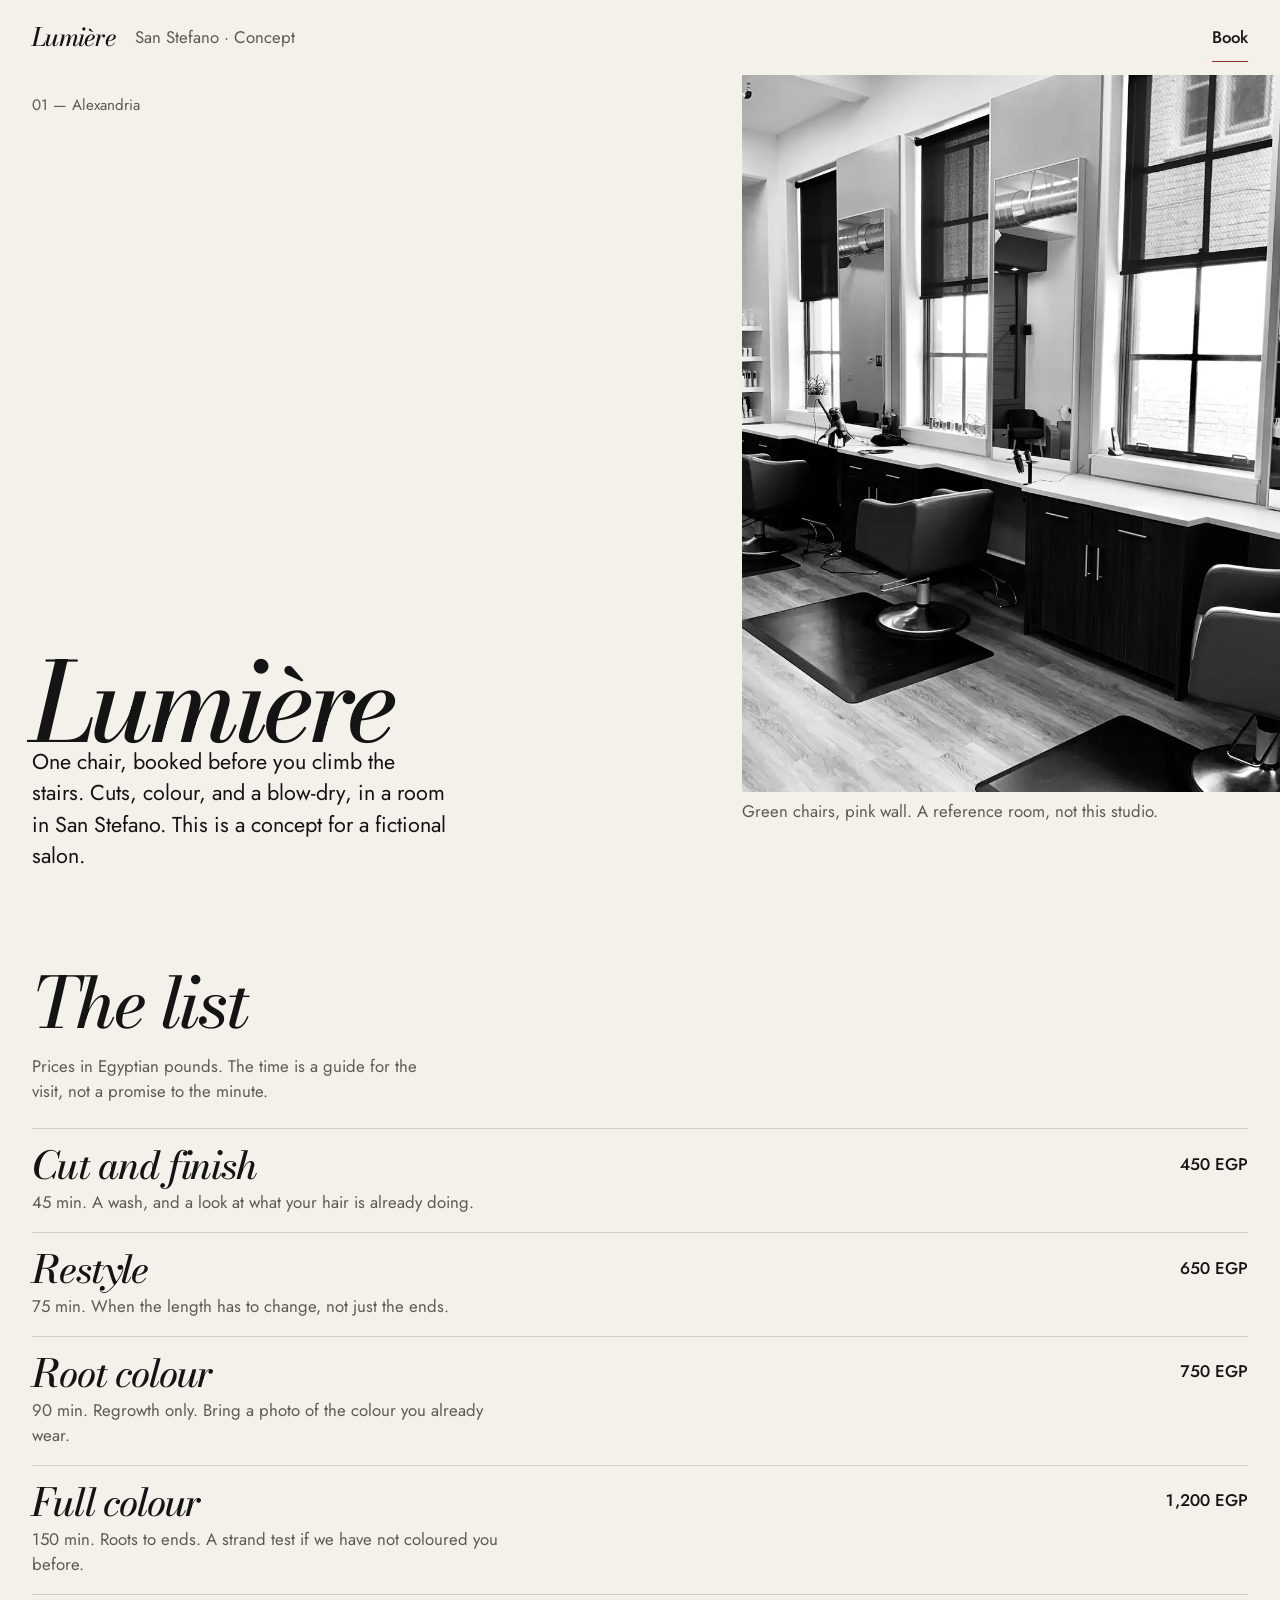
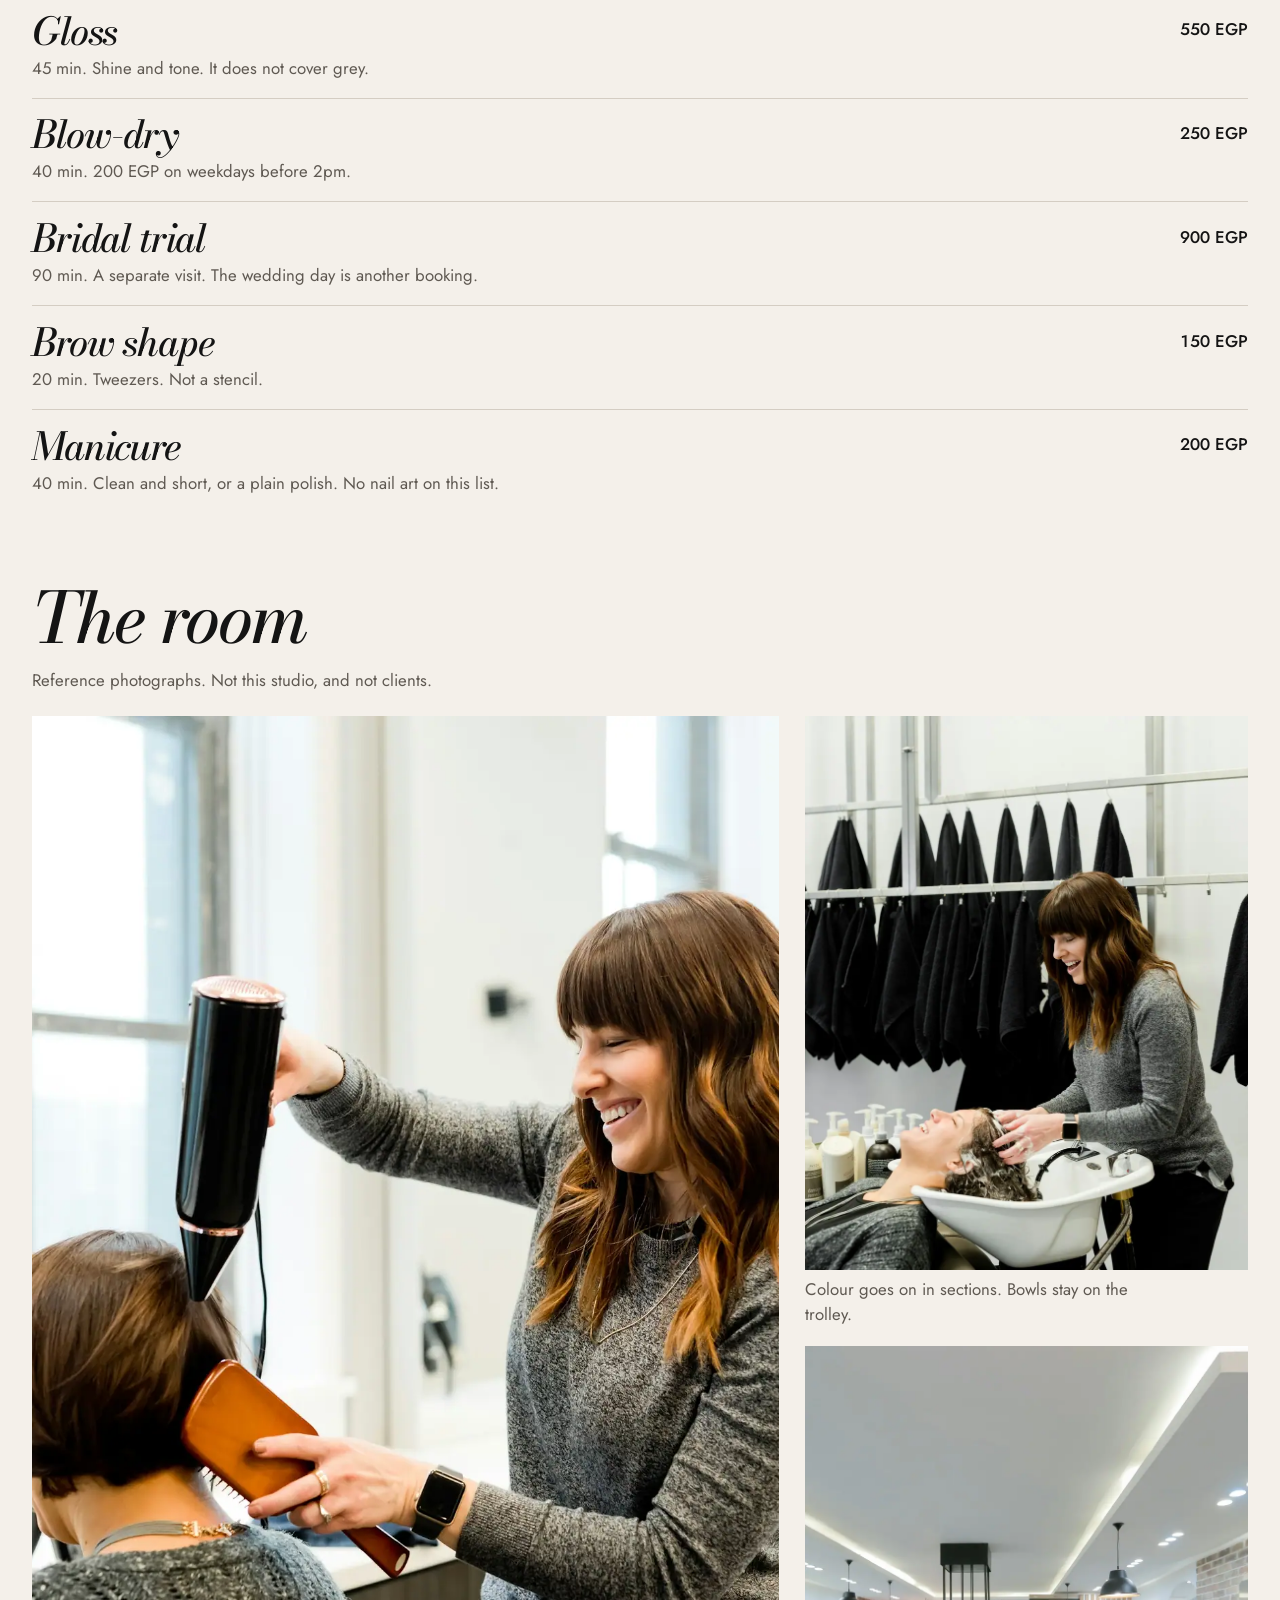
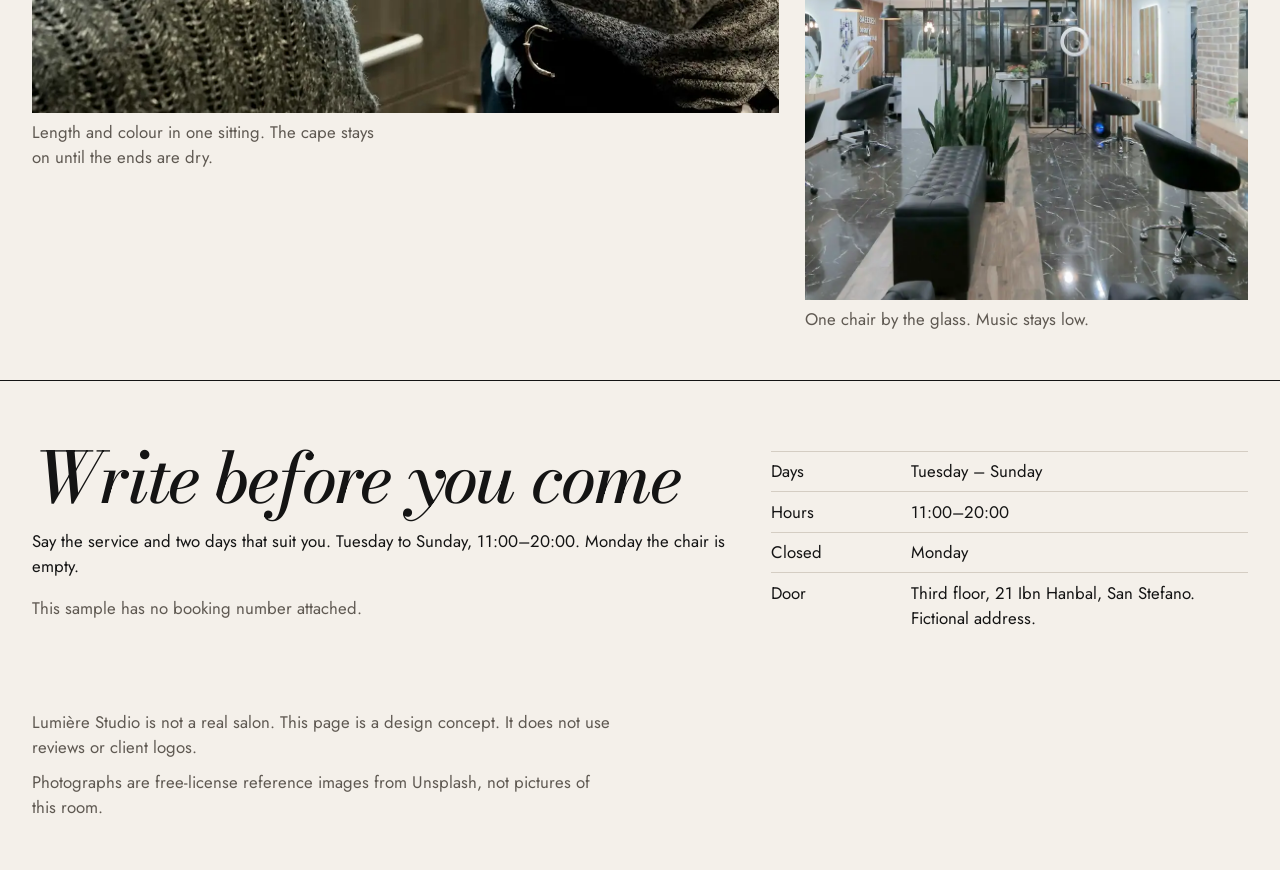
<file: salon/index.html>
<!doctype html>
<html lang="en">
  <head>
    <meta charset="utf-8" />
    <meta name="viewport" content="width=device-width, initial-scale=1" />
    <title>Lumière Studio — a one-chair salon in San Stefano</title>
    <meta
      name="description"
      content="Concept page for Lumière Studio, a fictional salon in San Stefano, Alexandria. Cuts, colour, and prices in Egyptian pounds."
    />
    <meta name="theme-color" content="#f4f0ea" />
    <meta property="og:title" content="Lumière Studio — San Stefano" />
    <meta
      property="og:description"
      content="A concept salon page. Large photographs and a price list in Egyptian pounds."
    />
    <meta property="og:type" content="website" />
    <meta property="og:image" content="./og.png" />
    <link rel="icon" href="./favicon.svg" type="image/svg+xml" />
    <link rel="stylesheet" href="./fonts/faces.css" />
    <link rel="stylesheet" crossorigin href="./assets/index-BSA3Ujwi.css">
  </head>
  <body>
    <a class="skip" href="#main">Skip to content</a>
    <header class="mast">
      <a class="brand" href="#top">Lumière</a>
      <p>San Stefano · Concept</p>
      <a class="mast-book" href="#book">Book</a>
    </header>
    <main id="main">
      <section class="cover" id="top">
        <div class="cover-copy">
          <p class="folio">01 — Alexandria</p>
          <div>
            <h1>Lumière</h1>
            <p class="standfirst">
              One chair, booked before you climb the stairs. Cuts, colour, and a blow-dry, in a
              room in San Stefano. This is a concept for a fictional salon.
            </p>
          </div>
        </div>
        <figure class="cover-photo">
          <img
            src="./media/cover-900.webp"
            srcset="./media/cover-900.webp 900w, ./media/cover-1500.webp 1400w"
            sizes="(min-width: 900px) 42vw, 100vw"
            width="1400"
            height="1866"
            alt="A salon room with green chairs against a pink wall."
            fetchpriority="high"
          />
          <figcaption>Green chairs, pink wall. A reference room, not this studio.</figcaption>
        </figure>
      </section>

      <section class="prices" id="list" aria-labelledby="list-title">
        <header>
          <h2 id="list-title">The list</h2>
          <p class="lede">
            Prices in Egyptian pounds. The time is a guide for the visit, not a promise to the
            minute.
          </p>
        </header>
        <ol class="sheet">
          <li>
            <h3>Cut and finish</h3>
            <span class="egp">450 EGP</span>
            <p>45 min. A wash, and a look at what your hair is already doing.</p>
          </li>
          <li>
            <h3>Restyle</h3>
            <span class="egp">650 EGP</span>
            <p>75 min. When the length has to change, not just the ends.</p>
          </li>
          <li>
            <h3>Root colour</h3>
            <span class="egp">750 EGP</span>
            <p>90 min. Regrowth only. Bring a photo of the colour you already wear.</p>
          </li>
          <li>
            <h3>Full colour</h3>
            <span class="egp">1,200 EGP</span>
            <p>150 min. Roots to ends. A strand test if we have not coloured you before.</p>
          </li>
          <li>
            <h3>Gloss</h3>
            <span class="egp">550 EGP</span>
            <p>45 min. Shine and tone. It does not cover grey.</p>
          </li>
          <li>
            <h3>Blow-dry</h3>
            <span class="egp">250 EGP</span>
            <p>40 min. 200 EGP on weekdays before 2pm.</p>
          </li>
          <li>
            <h3>Bridal trial</h3>
            <span class="egp">900 EGP</span>
            <p>90 min. A separate visit. The wedding day is another booking.</p>
          </li>
          <li>
            <h3>Brow shape</h3>
            <span class="egp">150 EGP</span>
            <p>20 min. Tweezers. Not a stencil.</p>
          </li>
          <li>
            <h3>Manicure</h3>
            <span class="egp">200 EGP</span>
            <p>40 min. Clean and short, or a plain polish. No nail art on this list.</p>
          </li>
        </ol>
      </section>

      <section class="room" aria-labelledby="room-title">
        <header>
          <h2 id="room-title">The room</h2>
          <p class="lede">Reference photographs. Not this studio, and not clients.</p>
        </header>
        <div class="spread">
          <figure>
            <img
              src="./media/hair.webp"
              width="1100"
              height="1466"
              alt="A person with long red hair sitting in a salon chair."
              loading="lazy"
            />
            <figcaption>Length and colour in one sitting. The cape stays on until the ends are dry.</figcaption>
          </figure>
          <figure>
            <img
              src="./media/color.webp"
              width="900"
              height="1125"
              alt="Hands applying hair colour with a brush."
              loading="lazy"
            />
            <figcaption>Colour goes on in sections. Bowls stay on the trolley.</figcaption>
          </figure>
          <figure>
            <img
              src="./media/station.webp"
              width="900"
              height="1200"
              alt="A beige salon chair and a round mirror in a bright room."
              loading="lazy"
            />
            <figcaption>One chair by the glass. Music stays low.</figcaption>
          </figure>
        </div>
      </section>

      <section class="book" id="book" aria-labelledby="book-title">
        <div>
          <h2 id="book-title">Write before you come</h2>
          <p>
            Say the service and two days that suit you. Tuesday to Sunday, 11:00–20:00. Monday
            the chair is empty.
          </p>
          <p class="quiet">This sample has no booking number attached.</p>
        </div>
        <div>
          <div class="hours">
            <div><span>Days</span><span>Tuesday – Sunday</span></div>
            <div><span>Hours</span><span><bdi>11:00–20:00</bdi></span></div>
            <div><span>Closed</span><span>Monday</span></div>
            <div>
              <span>Door</span>
              <span>Third floor, 21 Ibn Hanbal, San Stefano. Fictional address.</span>
            </div>
          </div>
        </div>
      </section>
    </main>
    <footer class="colophon">
      <p>
        Lumière Studio is not a real salon. This page is a design concept. It does not use reviews
        or client logos.
      </p>
      <p>Photographs are free-license reference images from Unsplash, not pictures of this room.</p>
    </footer>
  </body>
</html>
</file>
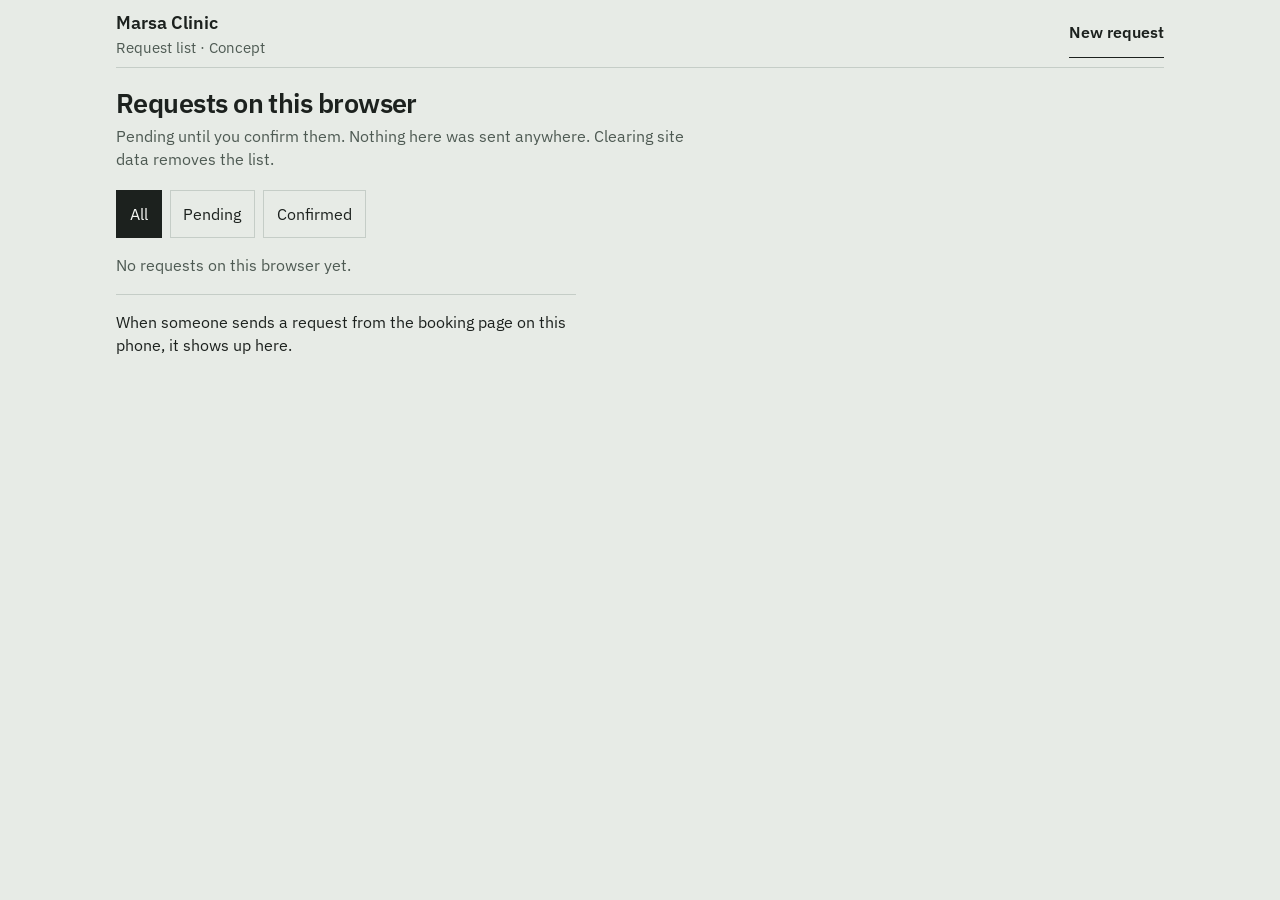
<file: booking/admin/index.html>
<!doctype html>
<html lang="en">
  <head>
    <meta charset="utf-8" />
    <meta name="viewport" content="width=device-width, initial-scale=1" />
    <title>Requests — Marsa Clinic</title>
    <meta
      name="description"
      content="Request list for the Marsa Clinic concept. Pending and confirmed visits stored in this browser."
    />
    <meta name="theme-color" content="#e7ebe6" />
    <meta property="og:title" content="Marsa Clinic — requests" />
    <meta property="og:description" content="A local request list for the clinic concept." />
    <meta property="og:type" content="website" />
    <meta property="og:image" content="../og.png" />
    <link rel="icon" href="../favicon.svg" type="image/svg+xml" />
    <link rel="stylesheet" href="../fonts/faces.css" />
    <script type="module" crossorigin src="../assets/admin-DBvi1cDd.js"></script>
    <link rel="modulepreload" crossorigin href="../assets/store-nXOAXkyK.js">
    <link rel="stylesheet" crossorigin href="../assets/store-DAsR7z-H.css">
  </head>
  <body>
    <a class="skip" href="#main">Skip to content</a>
    <div class="shell">
      <header class="bar">
        <div>
          <p class="mark">Marsa Clinic</p>
          <p class="sub">Request list · Concept</p>
        </div>
        <a href="../">New request</a>
      </header>
      <main id="main">
        <h1>Requests on this browser</h1>
        <p class="intro">
          Pending until you confirm them. Nothing here was sent anywhere. Clearing site data
          removes the list.
        </p>
        <div class="filters" role="group" aria-label="Filter by status">
          <button type="button" data-filter="all" aria-pressed="true">All</button>
          <button type="button" data-filter="pending" aria-pressed="false">Pending</button>
          <button type="button" data-filter="confirmed" aria-pressed="false">Confirmed</button>
        </div>
        <p class="count" id="count"></p>
        <p class="vh" id="live" aria-live="polite"></p>
        <div id="list"></div>
      </main>
    </div>
  </body>
</html>
</file>
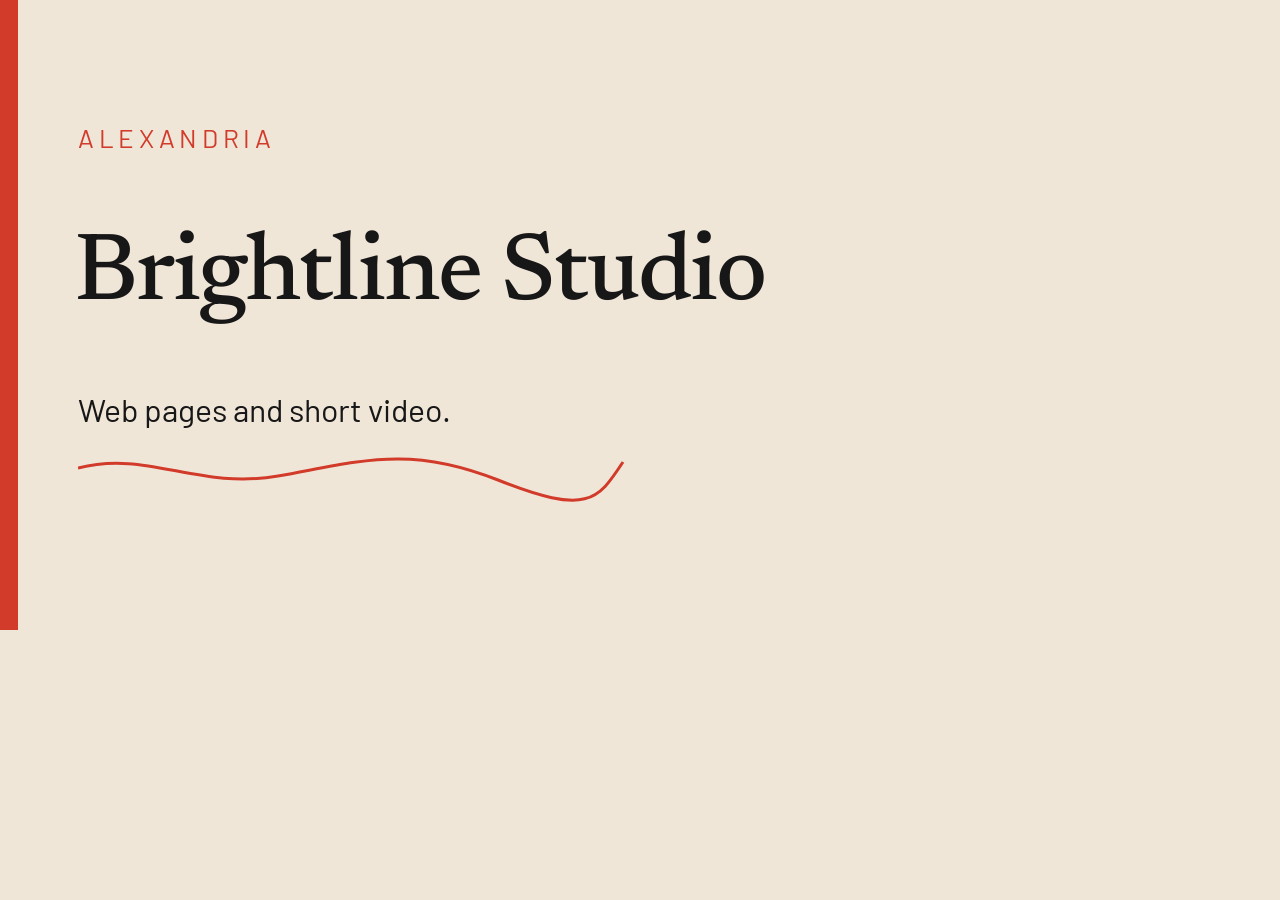
<file: tools/og/og.html>
<!doctype html><html><head><meta charset="utf-8"><link rel="stylesheet" href="../../fonts/faces.css"><style>
html,body{margin:0;width:1200px;height:630px;background:#efe6d8;overflow:hidden}
.bar{position:absolute;left:0;top:0;width:18px;height:630px;background:#d23b2a}
.loc{position:absolute;left:78px;top:122px;font:400 26px Barlow,sans-serif;letter-spacing:.18em;color:#d23b2a}
h1{position:absolute;left:74px;top:228px;margin:0;font:500 96px Newsreader,serif;letter-spacing:-.02em;color:#171717;line-height:1}
.sub{position:absolute;left:78px;top:390px;font:400 32px Barlow,sans-serif;color:#171717}
svg{position:absolute;left:78px;top:450px}
</style></head><body><div class="bar"></div><div class="loc">ALEXANDRIA</div><h1>Brightline Studio</h1><div class="sub">Web pages and short video.</div>
<svg width="560" height="70" viewBox="0 0 560 70"><path d="M0 18 C 70 0, 120 40, 200 26 S 330 -6, 420 30 S 520 50, 545 12" fill="none" stroke="#d23b2a" stroke-width="3"/></svg>
</body></html>
</file>
<file: fonts/faces.css>
@font-face {
  font-family: Newsreader;
  font-style: normal;
  font-weight: 500;
  font-display: swap;
  src: url("./newsreader-500.woff2") format("woff2");
}

@font-face {
  font-family: Barlow;
  font-style: normal;
  font-weight: 400;
  font-display: swap;
  src: url("./barlow-400.woff2") format("woff2");
}

@font-face {
  font-family: Barlow;
  font-style: normal;
  font-weight: 600;
  font-display: swap;
  src: url("./barlow-600.woff2") format("woff2");
}
</file>
<file: assets/index-BCDy5tfk.css>
:root{--paper: #efe6d8;--ink: #171717;--muted: #4a463f;--red: #d23b2a;--serif: Newsreader, "Iowan Old Style", Georgia, serif;--sans: Barlow, "Avenir Next", "Segoe UI", sans-serif;color-scheme:light}*,*:before,*:after{box-sizing:border-box}html{scroll-behavior:smooth}body{margin:0;background:var(--paper);color:var(--ink);font-family:var(--sans);font-size:1.05rem;line-height:1.45;overflow-x:clip}img{max-width:100%;height:auto;display:block}a{color:inherit}:focus{outline:none}:focus-visible{outline:2px solid var(--ink);outline-offset:3px}::selection{background:#f0c7c0;color:var(--ink)}.skip{position:absolute;inset-inline-start:.6rem;top:-4rem;background:var(--ink);color:var(--paper);padding:.5rem .75rem;z-index:5;text-decoration:none}.skip:focus{top:.5rem}.frame{max-width:1120px;margin:0 auto;padding:0 1.1rem 3rem}.top{display:flex;align-items:center;justify-content:space-between;gap:1rem;min-height:64px;border-bottom:1px solid var(--ink)}.loc{display:flex;align-items:center;gap:.55rem;margin:0;font-weight:600}.crop{width:22px;height:22px;display:block}.contact{min-height:48px;display:inline-flex;align-items:center;text-decoration:none;border-bottom:1px solid var(--ink);font-weight:600}.who{margin:1.6rem 0 .3rem;font-weight:600}h1{margin:0;max-width:14ch;font-family:var(--serif);font-weight:500;font-size:clamp(2.5rem,7vw,4.7rem);line-height:.98;letter-spacing:-.03em}.deck{max-width:46ch;font-size:1.12rem}.rule{border:0;border-top:1px solid var(--ink);margin:2rem 0}h2{margin:0 0 .4rem;font-family:var(--serif);font-weight:500;font-size:clamp(2rem,4vw,2.8rem);letter-spacing:-.03em}.note{max-width:52ch;color:var(--muted)}.concept{display:grid;gap:.8rem;padding:1.4rem 0;border-top:1px solid var(--ink)}.num{margin:0;font-variant-numeric:tabular-nums;font-weight:600}.concept h3{margin:0;font-family:var(--serif);font-weight:500;font-size:clamp(1.8rem,3vw,2.4rem);letter-spacing:-.03em}.concept p{margin:0;max-width:46ch}.open{font-weight:600;text-decoration:none;border-bottom:1px solid var(--ink);min-height:48px;display:inline-flex;align-items:center;justify-self:start}.shot{margin:.4rem 0 0}.shot img{width:100%;border:1px solid var(--ink);aspect-ratio:16 / 10;object-fit:cover;object-position:top center;background:#e4dccb}.services{margin:0}.services div{display:grid;gap:.2rem;padding:.9rem 0;border-top:1px solid var(--ink)}.services dt{font-weight:600;font-size:1.15rem}.services dd{margin:0;max-width:58ch;color:var(--muted)}.sheet{width:100%;border-collapse:collapse}.sheet caption{text-align:start;caption-side:bottom;padding-top:.7rem;color:var(--muted)}.sheet th,.sheet td{text-align:start;vertical-align:top;padding:.75rem .8rem .75rem 0;border-top:1px solid var(--ink)}.sheet th{font-weight:600}.usd{font-variant-numeric:tabular-nums;white-space:nowrap}.mail{font-family:var(--serif);font-size:clamp(1.8rem,4vw,3rem);letter-spacing:-.03em;line-height:1.15;margin:.2rem 0 .8rem}.colophon{color:var(--muted);max-width:58ch}@media(min-width:800px){.frame{padding-inline:1.6rem}.concept{grid-template-columns:4rem minmax(0,1fr) minmax(260px,1.05fr);gap:.7rem 1.4rem;align-items:start}.concept .num{grid-column:1;grid-row:1}.concept h3{grid-column:2;grid-row:1}.concept>p{grid-column:2;grid-row:2}.concept .open{grid-column:2;grid-row:3}.concept .shot{grid-column:3;grid-row:1 / span 3;margin-top:0}.concept:nth-of-type(2n){grid-template-columns:minmax(260px,1.05fr) 4rem minmax(0,1fr)}.concept:nth-of-type(2n) .shot{grid-column:1}.concept:nth-of-type(2n) .num{grid-column:2}.concept:nth-of-type(2n) h3,.concept:nth-of-type(2n)>p,.concept:nth-of-type(2n) .open{grid-column:3}.services div{grid-template-columns:14rem 1fr;column-gap:1.5rem;align-items:baseline}}@media(prefers-reduced-motion:reduce){html{scroll-behavior:auto}}
</file>
<file: booking/fonts/faces.css>
@font-face {
  font-family: "IBM Plex Sans";
  font-style: normal;
  font-weight: 400;
  font-display: swap;
  src: url("./plex-400.woff2") format("woff2");
}

@font-face {
  font-family: "IBM Plex Sans";
  font-style: normal;
  font-weight: 600;
  font-display: swap;
  src: url("./plex-600.woff2") format("woff2");
}

@font-face {
  font-family: "IBM Plex Mono";
  font-style: normal;
  font-weight: 400;
  font-display: swap;
  src: url("./plex-mono-400.woff2") format("woff2");
}
</file>
<file: booking/assets/store-DAsR7z-H.css>
:root{--bg: #e7ebe6;--surface: #f6f7f4;--ink: #1c211e;--muted: #4e5a53;--line: #c5cdc7;--forest: #1d4c38;--danger: #7f2d2d;--ochre: #8a4e12;--sans: "IBM Plex Sans", "Segoe UI", sans-serif;--mono: "IBM Plex Mono", ui-monospace, monospace;color-scheme:light}*,*:before,*:after{box-sizing:border-box}body{margin:0;background:var(--bg);color:var(--ink);font-family:var(--sans);font-size:1rem;line-height:1.45}:focus{outline:none}:focus-visible{outline:2px solid var(--ink);outline-offset:3px}.skip{position:absolute;inset-inline-start:.6rem;top:-4rem;background:var(--ink);color:var(--surface);padding:.5rem .75rem;z-index:5;text-decoration:none}.skip:focus{top:.5rem}.vh{position:absolute;width:1px;height:1px;padding:0;margin:-1px;overflow:hidden;clip:rect(0,0,0,0);white-space:nowrap;border:0}.shell{max-width:1080px;margin:0 auto;padding:0 1rem 3rem}.bar{display:flex;justify-content:space-between;align-items:center;gap:1rem;min-height:68px;border-bottom:1px solid var(--line);margin-bottom:1.2rem}.mark{margin:0;font-weight:600;font-size:1.15rem}.sub{margin:0;color:var(--muted);font-size:.95rem}.bar a,.btn,.ghost,.filters button{font:inherit;color:inherit;min-height:48px;display:inline-flex;align-items:center;justify-content:center}.bar a{text-decoration:none;border-bottom:1px solid var(--ink);font-weight:600}h1{margin:0 0 .4rem;font-size:1.7rem;font-weight:600;letter-spacing:-.02em;line-height:1.15}.intro{margin:0 0 1.2rem;max-width:58ch;color:var(--muted)}.layout{display:grid;grid-template-columns:minmax(0,1fr);gap:1.6rem}.layout>*{min-width:0}fieldset{border:0;margin:0 0 1.4rem;padding:0;min-inline-size:0}legend{font-weight:600;padding:0;margin-bottom:.2rem}.hint{margin:0 0 .7rem;color:var(--muted)}.choice{display:grid;grid-template-columns:1.3rem 1fr auto;gap:.1rem .75rem;align-items:start;padding:.8rem .15rem;border-bottom:1px solid var(--line);cursor:pointer}.choice input{margin-top:.25rem;width:1.15rem;height:1.15rem;accent-color:var(--forest)}.choice .name{font-weight:600}.choice .meta{grid-column:2;color:var(--muted);font-size:.95rem}.choice .cost{font-variant-numeric:tabular-nums}.choice:has(input:checked){background:#e5efe9;box-shadow:inset 3px 0 0 var(--forest)}.days{display:flex;gap:.4rem;width:100%;min-width:0;overflow-x:auto;padding-bottom:.3rem;scroll-snap-type:x mandatory}.times{display:grid;grid-template-columns:repeat(auto-fill,minmax(5.4rem,1fr));gap:.4rem;max-width:100%}.day{flex:0 0 4.7rem}.day,.slot{position:relative;display:grid;align-content:center;justify-items:center;min-height:52px;padding:.35rem .3rem;border:1px solid var(--line);background:var(--surface);font:inherit;color:inherit;scroll-snap-align:start}.day input:focus-visible,.slot input:focus-visible{outline:none}.day:focus-within,.slot:focus-within{outline:2px solid var(--ink);outline-offset:2px}.day input,.slot input{position:absolute;top:0;right:0;bottom:0;left:0;margin:0;opacity:0;cursor:pointer}.day:has(input:checked),.slot:has(input:checked){background:var(--ink);color:var(--surface);border-color:var(--ink)}.day:has(input:disabled),.slot:has(input:disabled){color:var(--muted);background:transparent;cursor:not-allowed}.day:has(input:disabled) input,.slot:has(input:disabled) input{cursor:not-allowed}.dow,.note{font-size:.82rem;color:var(--muted)}.day:has(input:checked) .dow,.slot:has(input:checked) .note{color:#d5dbd6}.fields{display:grid;gap:.85rem}label.field{display:grid;gap:.3rem;font-weight:600}input[type=text],input[type=tel]{font:inherit;font-weight:400;width:100%;min-height:48px;padding:.65rem .7rem;border:1px solid var(--ink);border-radius:0;background:var(--surface);color:inherit}input[aria-invalid=true]{border-color:var(--danger)}.error{margin:.35rem 0 0;color:var(--danger);font-weight:400;font-size:.95rem}.summary{margin:0 0 .8rem;font-family:var(--mono);font-size:.92rem}.btn{background:var(--forest);color:#f3f7f4;border:0;border-radius:0;padding:.75rem 1rem;font-weight:600;cursor:pointer;width:100%}.ghost{background:transparent;border:0;border-bottom:1px solid var(--ink);border-radius:0;padding:0;cursor:pointer;font-weight:600}.aside{background:var(--surface);border:1px solid var(--line);padding:1rem}.aside h2{margin:0 0 .4rem;font-size:1.05rem}.aside p,.aside li{color:var(--muted)}.aside ul{margin:.4rem 0 0;padding-inline-start:1.1rem}#done{max-width:40rem;border-inline-start:4px solid var(--forest);padding-inline-start:1rem}#done h2{margin:.2rem 0 .5rem;font-size:1.6rem}.ref{font-family:var(--mono);font-size:1.15rem;margin:0 0 .8rem}#done dl{display:grid;grid-template-columns:6.5rem 1fr;gap:.35rem .8rem;margin:0}#done dt{color:var(--muted)}#done dd{margin:0}.done-actions{display:flex;flex-wrap:wrap;gap:1rem;align-items:center;margin-top:1rem}.done-actions .btn{width:auto}.filters{display:flex;gap:.5rem;margin:0 0 1rem}.filters button{background:transparent;border:1px solid var(--line);border-radius:0;padding:0 .8rem;cursor:pointer}.filters button[aria-pressed=true]{background:var(--ink);color:var(--surface);border-color:var(--ink)}.count{color:var(--muted);margin:0 0 .8rem}.reqs{list-style:none;margin:0;padding:0}.req{padding:.9rem 0;border-top:1px solid var(--line);display:grid;gap:.25rem}.ref-line{display:flex;justify-content:space-between;gap:1rem;align-items:baseline}.mono{font-family:var(--mono)}.status{font-weight:600}.status.pending{color:var(--ochre)}.status.confirmed{color:var(--forest)}.row-actions{display:flex;flex-wrap:wrap;gap:.8rem 1.1rem;margin-top:.35rem}.empty{border-top:1px solid var(--line);padding-top:1rem;max-width:46ch}.noscript{background:var(--surface);border:1px solid var(--ink);padding:.8rem 1rem}@media(min-width:860px){.layout{grid-template-columns:minmax(0,1.45fr) minmax(240px,.7fr);align-items:start}.days{display:grid;grid-template-columns:repeat(7,minmax(0,1fr));overflow:visible}.day{flex:none;width:auto}.aside{position:sticky;top:1rem}.btn{width:auto}.fields{grid-template-columns:1fr 1fr}}
</file>
<file: cafe/fonts/faces.css>
@font-face {
  font-family: Fraunces;
  font-style: normal;
  font-weight: 600;
  font-display: swap;
  src: url("./fraunces-600.woff2") format("woff2");
}

@font-face {
  font-family: "Source Sans 3";
  font-style: normal;
  font-weight: 400;
  font-display: swap;
  src: url("./source-sans-400.woff2") format("woff2");
}

@font-face {
  font-family: "Source Sans 3";
  font-style: normal;
  font-weight: 600;
  font-display: swap;
  src: url("./source-sans-600.woff2") format("woff2");
}
</file>
<file: cafe/assets/index-CMFwLvvU.css>
:root{--paper: #efe4d2;--ink: #241910;--muted: #5c4e43;--line: #cbb89a;--rust: #8d3b22;--sea: #1c4744;--cream: #f7f1e6;--serif: Fraunces, "Iowan Old Style", Palatino, Georgia, serif;--sans: "Source Sans 3", "Avenir Next", "Segoe UI", sans-serif;color-scheme:light}*,*:before,*:after{box-sizing:border-box}html{scroll-behavior:smooth;scroll-padding-top:1rem}body{margin:0;background:var(--paper);color:var(--ink);font-family:var(--sans);font-size:1.0625rem;line-height:1.55;overflow-x:clip}img{max-width:100%;height:auto;display:block}a{color:inherit}:focus{outline:none}:focus-visible{outline:2px solid var(--ink);outline-offset:3px}::selection{background:#e4c3b4;color:var(--ink)}.vh{position:absolute;width:1px;height:1px;padding:0;margin:-1px;overflow:hidden;clip:rect(0,0,0,0);white-space:nowrap;border:0}.skip{position:absolute;inset-inline-start:.6rem;top:-4rem;background:var(--ink);color:var(--cream);padding:.55rem .8rem;z-index:5;text-decoration:none}.skip:focus{top:.6rem}.top{display:flex;flex-wrap:wrap;align-items:center;gap:.35rem 1rem;padding:.7rem 1.1rem;border-bottom:1px solid var(--line)}.mark{font-family:var(--serif);font-weight:600;font-size:1.45rem;letter-spacing:-.03em;text-decoration:none;line-height:1}.place{margin:0;color:var(--muted);font-size:.98rem}.tools{margin-inline-start:auto;display:flex;align-items:center;gap:.85rem}.tools nav{display:flex;gap:.85rem}.tools a,#lang{min-height:48px;display:inline-flex;align-items:center;text-decoration:none;border-bottom:1px solid var(--ink);background:transparent;color:inherit;font:inherit;padding:0;cursor:pointer}.hero{display:grid}.hero-photo img{width:100%;aspect-ratio:4 / 5;object-fit:cover;max-height:78vh}.hero-copy{padding:1.5rem 1.1rem 2.4rem}.kicker{margin:0 0 .7rem;color:var(--sea);font-size:.92rem;font-weight:600;letter-spacing:.12em;text-transform:uppercase}h1,h2,h3{font-family:var(--serif);font-weight:600;letter-spacing:-.03em}h1{margin:0;font-size:clamp(2.6rem,8vw,5.2rem);line-height:.96;max-width:12ch}.dek{max-width:38ch;color:var(--muted);font-size:1.08rem}.wave{width:min(220px,70%);height:auto;color:var(--rust);display:block;margin:.2rem 0 1rem}.wa{display:inline-flex;align-items:center;min-height:48px;padding:.8rem 1.05rem;background:var(--ink);color:var(--cream);text-decoration:none;font-weight:600}.wa-note{max-width:38ch;margin:.65rem 0 0;color:var(--muted);font-size:.95rem}.menu{border-top:1px solid var(--line);padding:2.4rem 1.1rem 1rem}.menu-head{max-width:34rem;margin-bottom:1.6rem}h2{margin:0;font-size:clamp(2rem,4vw,3.15rem);line-height:1.02}.menu-head p,.visit-copy .note,.strip-head p{color:var(--muted);max-width:42ch}.group{margin:0 0 1.4rem}h3{margin:0 0 .35rem;font-size:1.55rem}.items{list-style:none;margin:0;padding:0}.item{display:grid;grid-template-columns:1fr auto;column-gap:1rem;padding:.75rem 0;border-top:1px solid var(--line)}.item p{grid-column:1 / -1;margin:.15rem 0 0;color:var(--muted)}.price{font-family:var(--serif);font-weight:600;font-variant-numeric:tabular-nums}.visit{display:grid;gap:1.4rem;padding:1.2rem 1.1rem 2.6rem}.hours{margin:.4rem 0 0}.hours div{display:grid;grid-template-columns:1fr auto;gap:1rem;padding:.55rem 0;border-top:1px solid var(--line)}#open-state{font-family:var(--serif);font-size:1.35rem;line-height:1.25;margin:.4rem 0}.visit-photo img{width:100%;aspect-ratio:4 / 5;object-fit:cover}.map{margin:0;display:grid;gap:.8rem;background:var(--cream);border:1px solid var(--ink);padding:1rem}.map svg{width:100%;height:auto;display:block}.map p{margin:.25rem 0}.map .address{font-family:var(--serif);font-size:1.35rem;line-height:1.2}.strip{border-top:1px solid var(--line);padding:1.6rem 0 2.4rem}.strip-head{padding:0 1.1rem .9rem}.frames{display:flex;gap:.75rem;max-width:100%;overflow-x:auto;padding:0 1.1rem .4rem;scroll-snap-type:x mandatory}.frames figure{margin:0;flex:0 0 74%;scroll-snap-align:start}.frames img{width:100%;aspect-ratio:1;object-fit:cover}.frames figcaption{margin-top:.4rem;color:var(--muted);font-size:.98rem}.colophon{border-top:1px solid var(--ink);padding:1.2rem 1.1rem 2.2rem;color:var(--muted)}.colophon p{max-width:62ch;margin:0 0 .7rem}@media(min-width:800px){.menu-cols{display:grid;grid-template-columns:1fr 1fr;column-gap:3rem}.group-oven{grid-column:1 / -1;max-width:46rem}.frames figure{flex-basis:23%}}@media(min-width:980px){.hero{grid-template-columns:1.15fr .85fr;min-height:calc(100svh - 64px)}.hero-photo{min-height:100%}.hero-photo img{width:100%;height:100%;max-height:none;aspect-ratio:auto;object-fit:cover}.hero-copy{display:flex;flex-direction:column;justify-content:end;padding:2.5rem 2.2rem 3rem 1.8rem}.menu{display:grid;grid-template-columns:minmax(12rem,18rem) 1fr;column-gap:2.5rem;padding:3.5rem 2rem 2rem;align-items:start}.menu-head{position:sticky;top:1.4rem}.visit{grid-template-columns:.85fr 1.15fr;align-items:end;padding:1rem 2rem 3rem}.map{grid-column:1 / -1;grid-template-columns:1fr 1.1fr;gap:1.5rem;align-items:center;padding:1.2rem 1.3rem}.strip-head,.colophon,.top,.frames{padding-inline:2rem}}:lang(ar) body{font-family:Amiri,Noto Naskh Arabic,"Source Sans 3",serif;font-size:1.2rem;line-height:1.8}:lang(ar) h1,:lang(ar) h2,:lang(ar) h3,:lang(ar) #open-state,:lang(ar) .map .address{font-family:Amiri,Noto Naskh Arabic,serif;font-weight:700;letter-spacing:0;line-height:1.35}:lang(ar) h1{max-width:16ch}:lang(ar) .mark,:lang(ar) .price{font-family:var(--serif);font-weight:600;letter-spacing:-.03em}:lang(ar) .kicker{letter-spacing:0;text-transform:none;font-size:1.05rem}@media(prefers-reduced-motion:reduce){html{scroll-behavior:auto}}
</file>
<file: salon/fonts/faces.css>
@font-face {
  font-family: "Bodoni Moda";
  font-style: italic;
  font-weight: 500;
  font-display: swap;
  src: url("./bodoni-500-italic.woff2") format("woff2");
}

@font-face {
  font-family: Jost;
  font-style: normal;
  font-weight: 400;
  font-display: swap;
  src: url("./jost-400.woff2") format("woff2");
}

@font-face {
  font-family: Jost;
  font-style: normal;
  font-weight: 500;
  font-display: swap;
  src: url("./jost-500.woff2") format("woff2");
}
</file>
<file: salon/assets/index-BSA3Ujwi.css>
:root{--paper: #f4f0ea;--ink: #141414;--muted: #5f5952;--line: #d4cdc3;--red: #8e2f24;--display: "Bodoni Moda", Didot, "Bodoni MT", Georgia, serif;--sans: Jost, "Avenir Next", "Trebuchet MS", sans-serif;color-scheme:light}*,*:before,*:after{box-sizing:border-box}html{scroll-behavior:smooth}body{margin:0;background:var(--paper);color:var(--ink);font-family:var(--sans);font-size:1.05rem;line-height:1.5;font-weight:400;overflow-x:clip}img{max-width:100%;display:block;height:auto}a{color:inherit}:focus{outline:none}:focus-visible{outline:2px solid var(--ink);outline-offset:3px}::selection{background:#ead3ce;color:var(--ink)}.skip{position:absolute;inset-inline-start:.6rem;top:-4rem;background:var(--ink);color:var(--paper);padding:.55rem .8rem;z-index:5;text-decoration:none}.skip:focus{top:.6rem}.mast{display:flex;flex-wrap:wrap;align-items:center;gap:.4rem 1.2rem;padding:.85rem 1.2rem}.brand{font-family:var(--display);font-style:italic;font-weight:500;font-size:1.55rem;text-decoration:none;letter-spacing:-.03em;line-height:1}.mast p{margin:0;color:var(--muted)}.mast-book{margin-inline-start:auto;min-height:48px;display:inline-flex;align-items:center;text-decoration:none;border-bottom:1px solid var(--red);font-weight:500}.cover{display:grid}.cover-photo{order:-1}.cover-copy{padding:.4rem 1.2rem 1.6rem}.folio{margin:0 0 1.2rem;color:var(--muted);font-size:.95rem}h1{margin:0;font-family:var(--display);font-style:italic;font-weight:500;font-size:clamp(4.4rem,17vw,9.2rem);line-height:.78;letter-spacing:-.045em}.standfirst{max-width:32ch;margin:1.4rem 0 0;font-size:1.2rem;line-height:1.45}.cover-photo{margin:0}.cover-photo img{width:100%;aspect-ratio:3 / 4;object-fit:cover;object-position:center 20%;max-height:88vh}.cover-photo figcaption{padding:.45rem 1.2rem 0;color:var(--muted)}.prices{padding:4.2rem 1.2rem 1rem}.prices header{max-width:36rem;margin-bottom:1.5rem}h2{margin:0;font-family:var(--display);font-style:italic;font-weight:500;font-size:clamp(2.6rem,6vw,4.4rem);letter-spacing:-.03em;line-height:.95}.lede{color:var(--muted);max-width:42ch}.sheet{list-style:none;margin:0;padding:0}.sheet li{display:grid;grid-template-columns:1fr auto;gap:.2rem 1.2rem;padding:1.05rem 0;border-top:1px solid var(--line)}.sheet h3{margin:0;font-family:var(--display);font-style:italic;font-weight:500;font-size:clamp(1.7rem,3vw,2.45rem);letter-spacing:-.03em;line-height:1}.egp{font-variant-numeric:tabular-nums;font-weight:500;padding-top:.35rem}.sheet p{grid-column:1 / -1;margin:.15rem 0 0;color:var(--muted);max-width:48ch}.room{padding:3.5rem 1.2rem 3rem}.room header{max-width:34rem;margin-bottom:1.4rem}.spread{display:grid;gap:1.6rem}.spread figure{margin:0}.spread img{width:100%;object-fit:cover}.spread figure:first-child img{aspect-ratio:3 / 4}.spread figure:nth-child(2) img,.spread figure:nth-child(3) img{aspect-ratio:4 / 5}.spread figcaption{margin-top:.45rem;color:var(--muted);max-width:36ch}.book{border-top:1px solid var(--ink);padding:3rem 1.2rem 3.5rem;display:grid;gap:1.4rem}.booklink{font-family:var(--display);font-style:italic;font-weight:500;font-size:clamp(2.7rem,7vw,4.6rem);line-height:.9;letter-spacing:-.03em;text-decoration:none;border-bottom:1px solid var(--red)}.quiet{color:var(--muted);max-width:36ch}.hours{margin:0}.hours div{display:grid;grid-template-columns:8rem 1fr;gap:.8rem;padding:.45rem 0;border-top:1px solid var(--line)}.colophon{padding:0 1.2rem 2.5rem;color:var(--muted)}.colophon p{max-width:58ch;margin:0 0 .6rem}@media(min-width:900px){.mast,.cover-copy,.prices,.room,.book,.colophon{padding-inline:2rem}.cover{grid-template-columns:minmax(0,1fr) minmax(280px,42vw);min-height:calc(100svh - 72px);align-items:stretch}.cover-photo{order:0}.cover-copy{display:flex;flex-direction:column;justify-content:space-between;padding-block:1.2rem 2rem}.cover-photo img{width:100%;max-height:calc(100svh - 7rem);aspect-ratio:3 / 4;object-fit:cover}.cover-photo figcaption{padding-inline:0}.standfirst{font-size:1.35rem;margin-top:0}h1{font-size:clamp(5.5rem,8.6vw,9.4rem)}.spread{grid-template-columns:1.35fr .8fr;gap:1.2rem 1.6rem;align-items:start}.spread figure:first-child{grid-row:span 2}.book{grid-template-columns:1.2fr .8fr;align-items:end;padding-block:4rem 4.5rem}}@media(prefers-reduced-motion:reduce){html{scroll-behavior:auto}}
</file>
